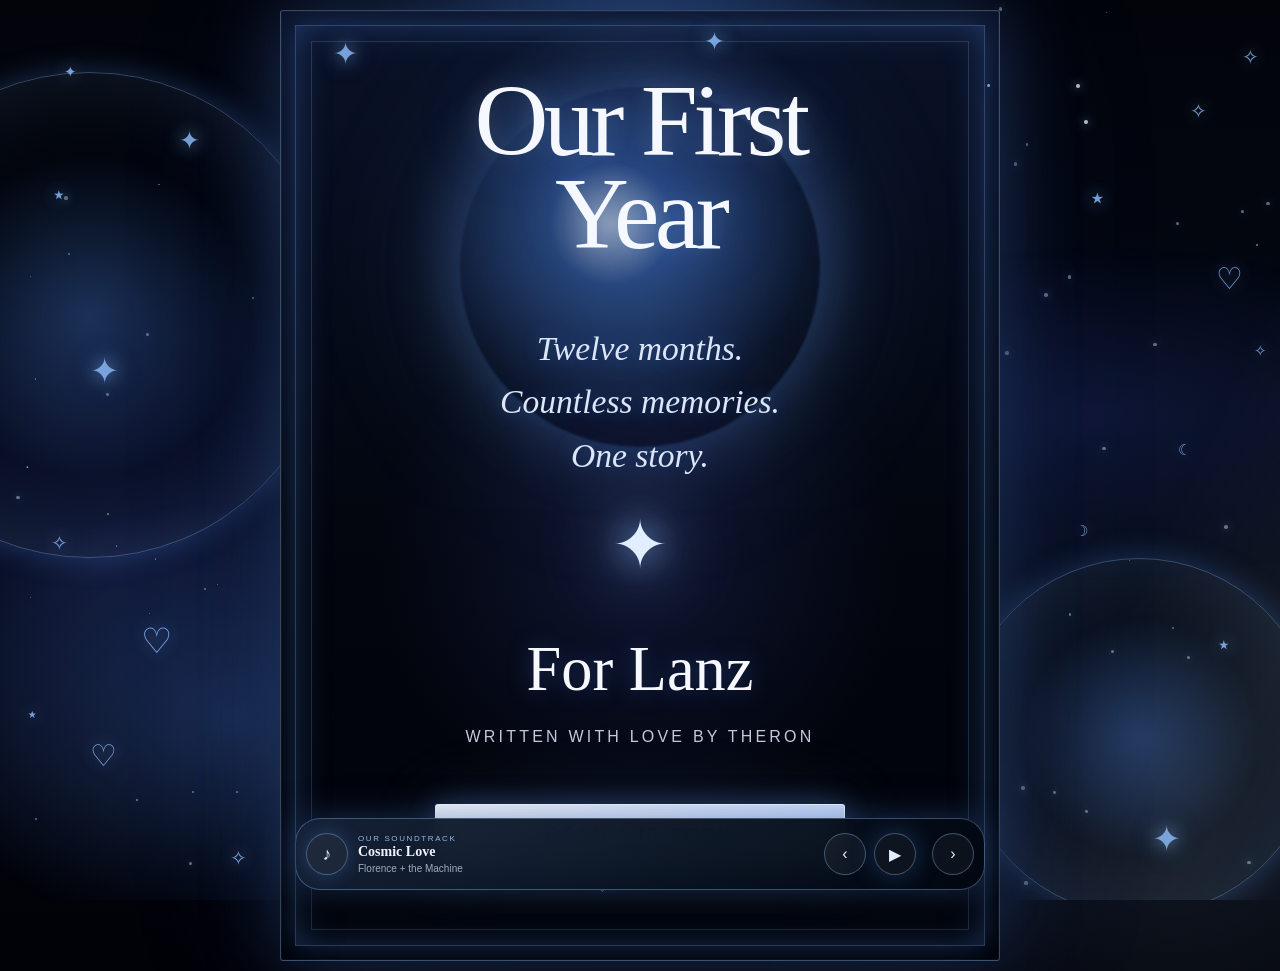
<file: index.html>
<!DOCTYPE html>
<html lang="en">
<head>
  <meta charset="UTF-8">
  <meta name="viewport" content="width=device-width, initial-scale=1">
  <meta name="theme-color" content="#111014">
  <title>Our First Year</title>
  <link rel="stylesheet" href="style.css">
</head>
<body class="cover-page">
  <main class="cover">
    <section class="cover-content" aria-label="Anniversary book cover">
      <h1>Our First<br>Year</h1>

      <p class="tagline">
        Twelve months.<br>
        Countless memories.<br>
        One story.
      </p>

      <div class="sparkle" aria-hidden="true">✦</div>

      <div class="dedication">
        <p class="for">For Lanz</p>
        <p class="byline">Written with love by Theron</p>
      </div>

      <a class="open-button" href="prologue.html">Open the book</a>
    </section>
  </main>
  <script src="script.js"></script>
</body>
</html>
</file>
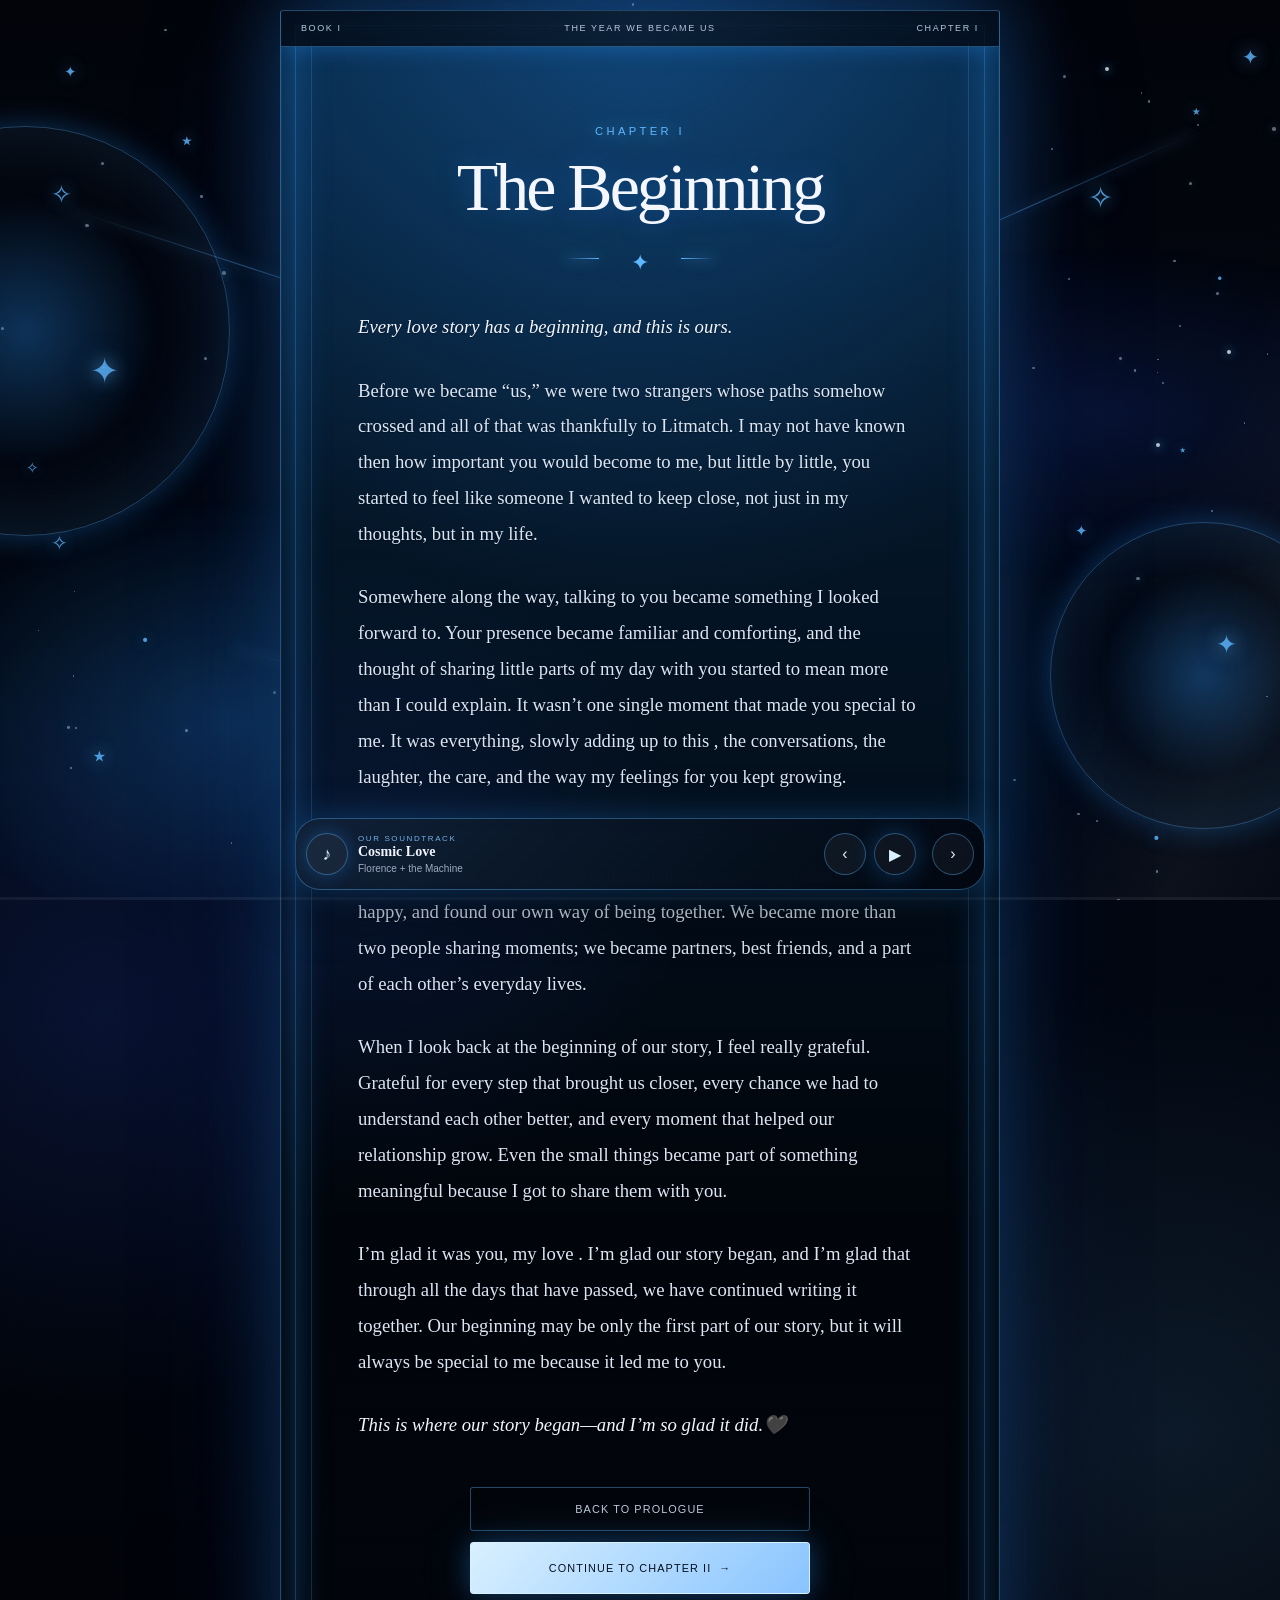
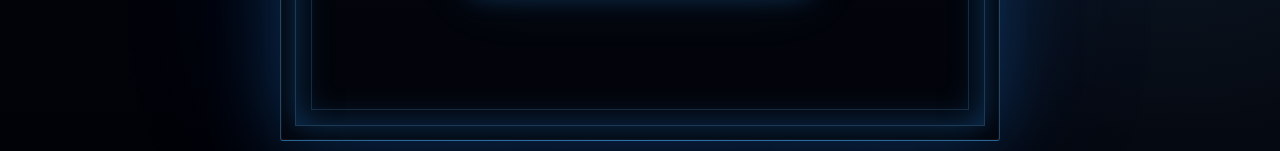
<file: chapter1.html>
<!DOCTYPE html>
<head>
  <meta charset="UTF-8">
  <meta name="viewport" content="width=device-width, initial-scale=1">
  <meta name="theme-color" content="#111014">
  <title>Chapter I — The Beginning</title>
  <link rel="stylesheet" href="style.css">
</head>
<body>
  <main class="prologue-page">
    <article class="prologue-content">
      <p class="page-label">CHAPTER I</p>
      <h1 class="chapter-title">The Beginning</h1>
      <div class="prologue-divider" aria-hidden="true">✦</div>

      <div class="letter">
        <p class="chapter-opening">Every love story has a beginning, and this is ours.</p>

        <p>Before we became “us,” we were two strangers whose paths somehow crossed and all of that was thankfully to Litmatch. I may not have known then how important you would become to me, but little by little, you started to feel like someone I wanted to keep close, not just in my thoughts, but in my life.</p>

        <p>Somewhere along the way, talking to you became something I looked forward to. Your presence became familiar and comforting, and the thought of sharing little parts of my day with you started to mean more than I could explain. It wasn’t one single moment that made you special to me. It was everything, slowly adding up to this , the conversations, the laughter, the care, and the way my feelings for you kept growing.</p>

        <p>That’s one of the things I love about our beginning. It brought us here, to a love that is ours. We learned about each other, discovered what makes us happy, and found our own way of being together. We became more than two people sharing moments; we became partners, best friends, and a part of each other’s everyday lives.</p>

        <p>When I look back at the beginning of our story, I feel really grateful. Grateful for every step that brought us closer, every chance we had to understand each other better, and every moment that helped our relationship grow. Even the small things became part of something meaningful because I got to share them with you.</p>

        <p>I’m glad it was you, my love . I’m glad our story began, and I’m glad that through all the days that have passed, we have continued writing it together. Our beginning may be only the first part of our story, but it will always be special to me because it led me to you.</p>

        <p class="chapter-closing">This is where our story began—and I’m so glad it did.🖤</p>
      </div>

      <nav class="page-navigation" aria-label="Book navigation">
  <a class="nav-button nav-secondary" href="prologue.html">
    Back to Prologue
  </a>
  <a class="nav-button nav-primary" href="chapter2.html">
    Continue to Chapter II <span aria-hidden="true">→</span>
  </a>
      </nav>

  <script src="script.js"></script>
</body>
</html>
</file>
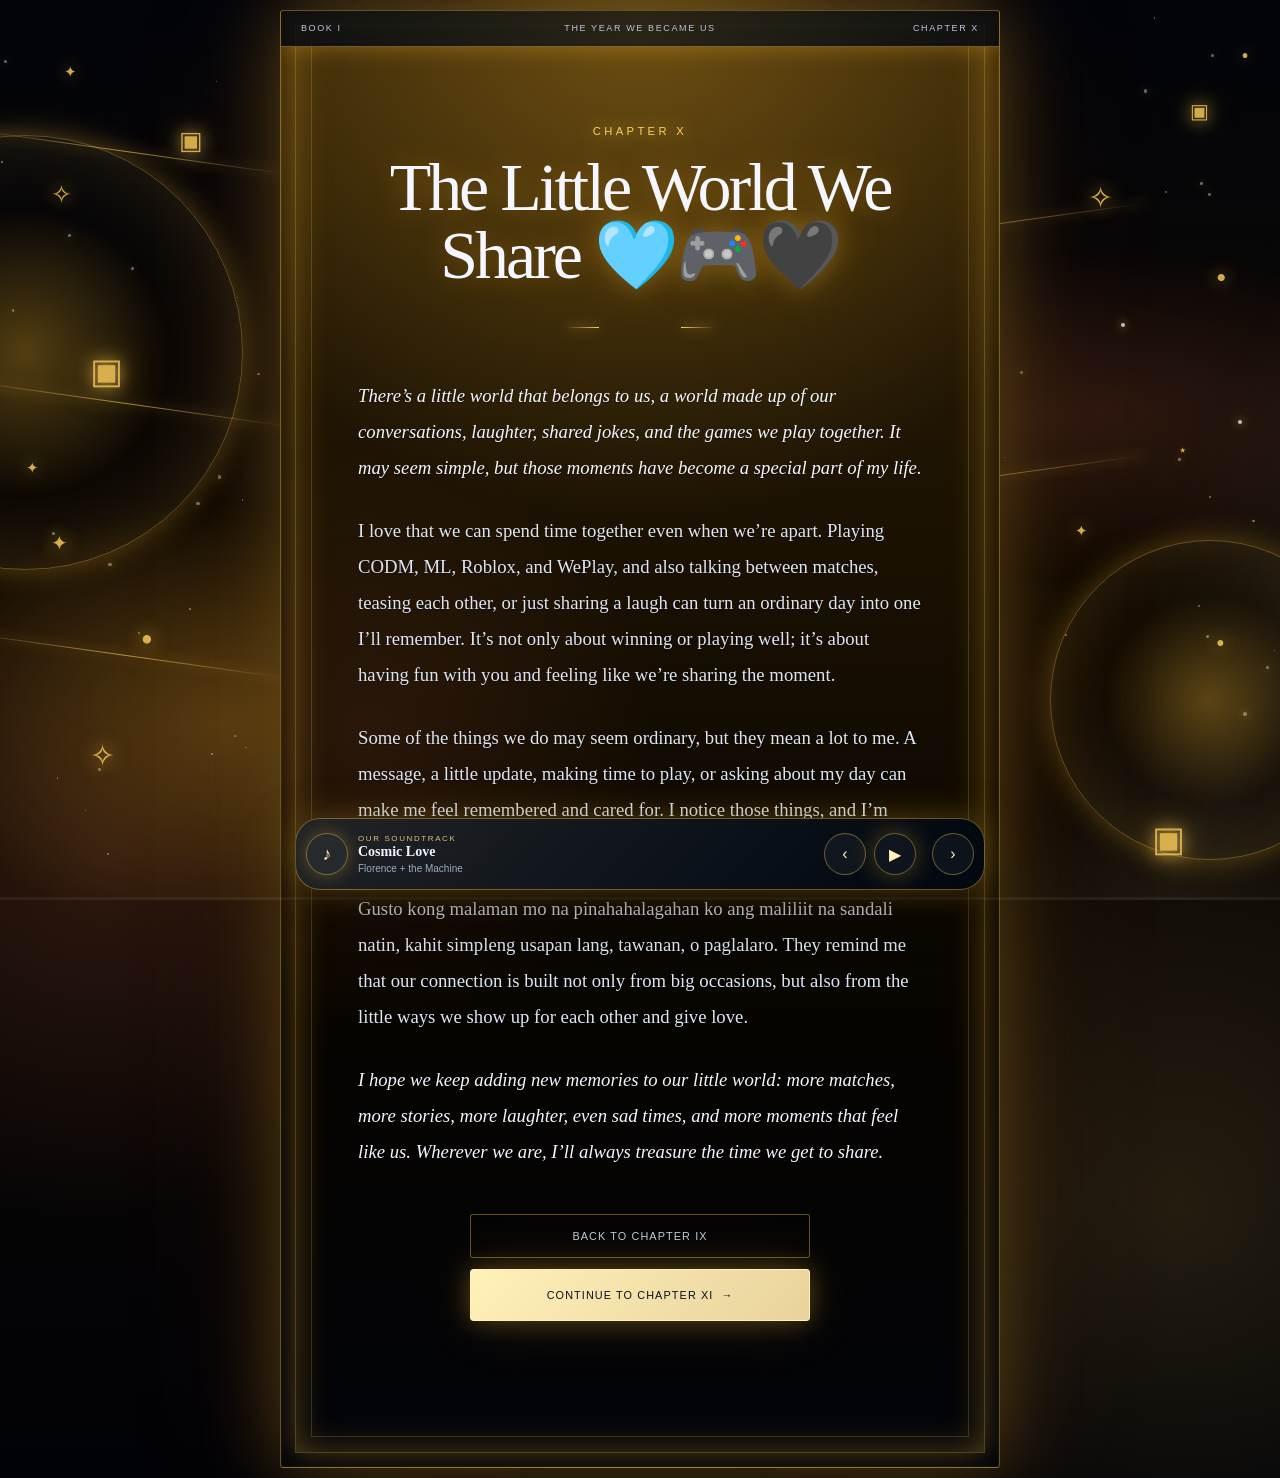
<file: chapter10.html>
<!DOCTYPE html>
<html lang="en">
<head>
  <meta charset="UTF-8">
  <meta name="viewport" content="width=device-width, initial-scale=1">
  <meta name="theme-color" content="#111014">
  <title>Chapter X — The Little World We Share</title>
  <link rel="stylesheet" href="style.css">
</head>

<body>

  <main class="prologue-page">
    <article class="prologue-content">

      <p class="page-label">CHAPTER X</p>

      <h1 class="chapter-title">
        The Little World We Share 🩵🎮🖤
      </h1>

      <div class="prologue-divider" aria-hidden="true"></div>

      <div class="letter">

        <p>
          There’s a little world that belongs to us, a world made up of our
          conversations, laughter, shared jokes, and the games we play
          together. It may seem simple, but those moments have become a special
          part of my life.
        </p>

        <p>
          I love that we can spend time together even when we’re apart. Playing
          CODM, ML, Roblox, and WePlay, and also talking between matches,
          teasing each other, or just sharing a laugh can turn an ordinary day
          into one I’ll remember. It’s not only about winning or playing well;
          it’s about having fun with you and feeling like we’re sharing the
          moment.
        </p>

        <p>
          Some of the things we do may seem ordinary, but they mean a lot to me.
          A message, a little update, making time to play, or asking about my
          day can make me feel remembered and cared for. I notice those things,
          and I’m grateful for them.
        </p>

        <p>
          Gusto kong malaman mo na pinahahalagahan ko ang maliliit na sandali
          natin, kahit simpleng usapan lang, tawanan, o paglalaro. They remind
          me that our connection is built not only from big occasions, but also
          from the little ways we show up for each other and give love.
        </p>

        <p class="chapter-closing">
          I hope we keep adding new memories to our little world: more matches,
          more stories, more laughter, even sad times, and more moments that
          feel like us. Wherever we are, I’ll always treasure the time we get
          to share.
        </p>

      </div>

      <nav class="page-navigation" aria-label="Book navigation">

        <a class="nav-button nav-secondary" href="chapter9.html">
          Back to Chapter IX
        </a>

        <a class="nav-button nav-primary" href="chapter11.html">
          Continue to Chapter XI <span aria-hidden="true">→</span>
        </a>

      </nav>

    </article>
  </main>

  <script src="script.js"></script>
</body>
</html>
</file>
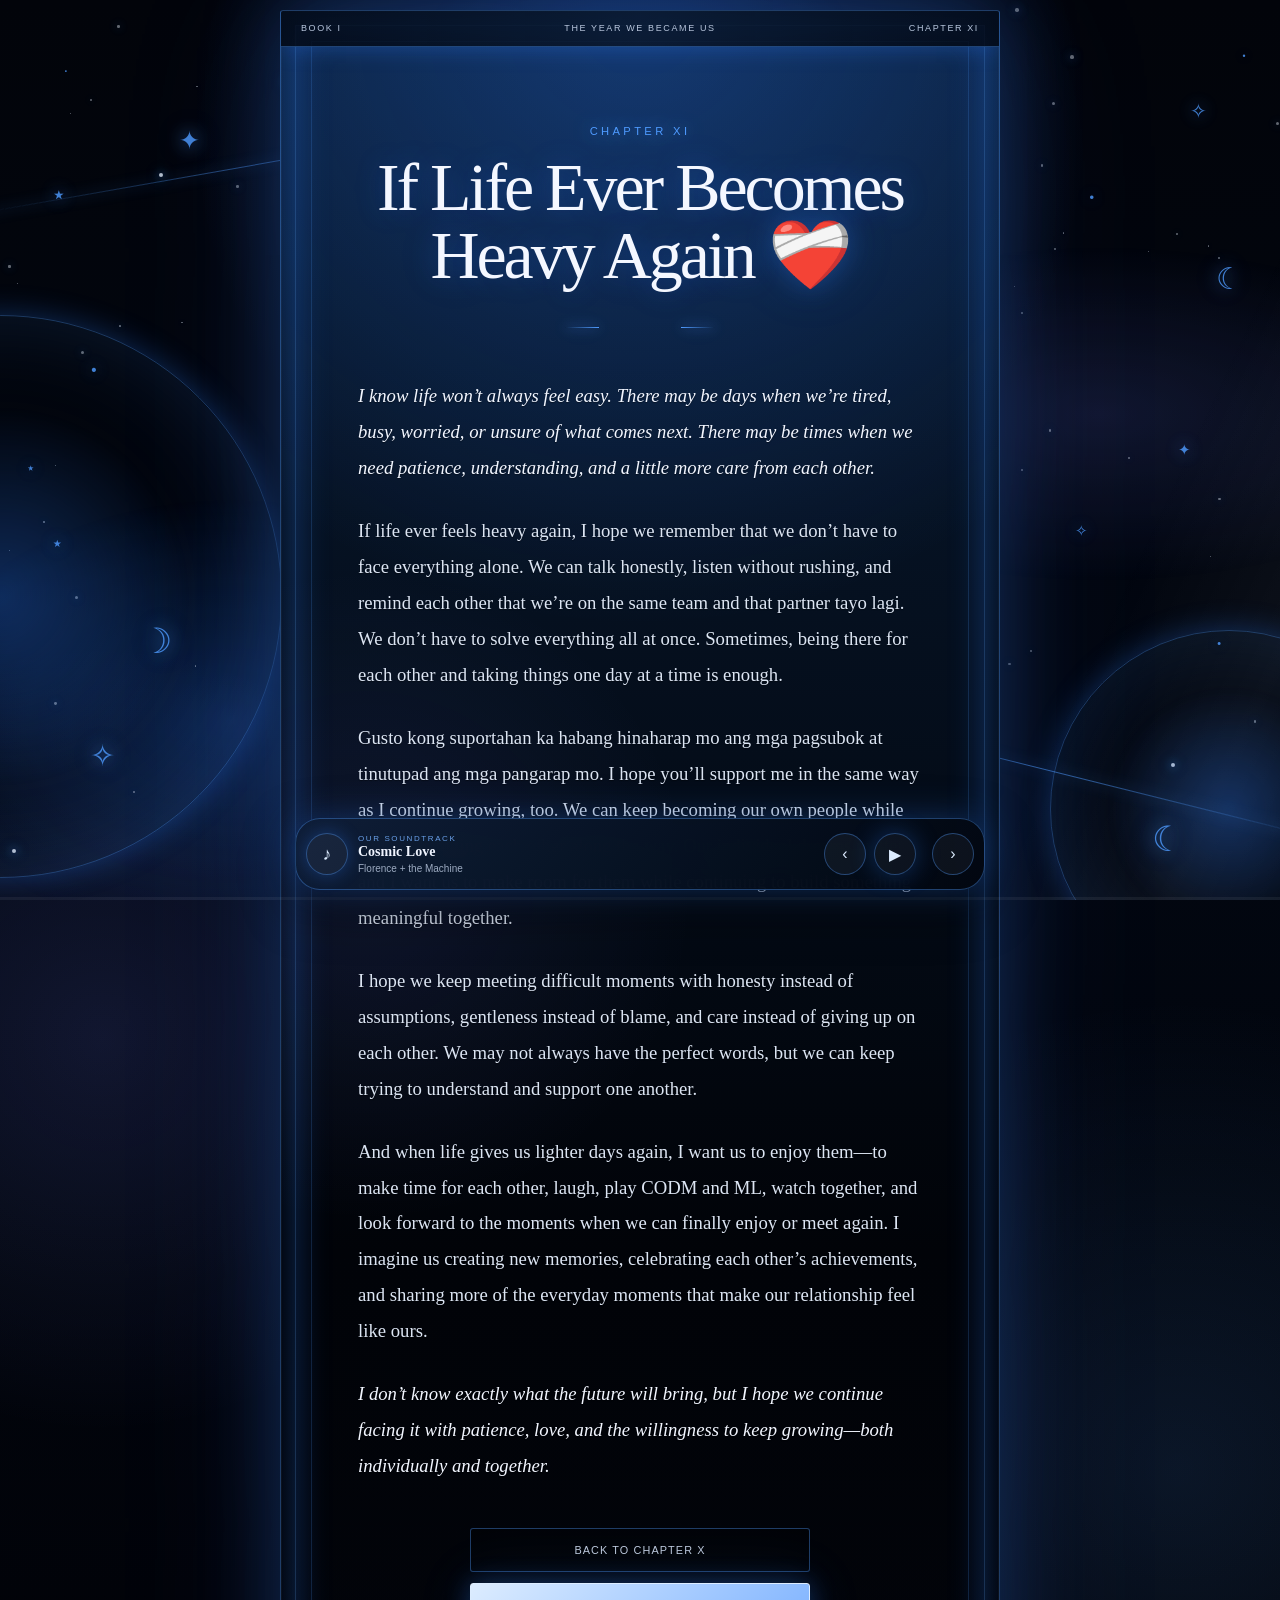
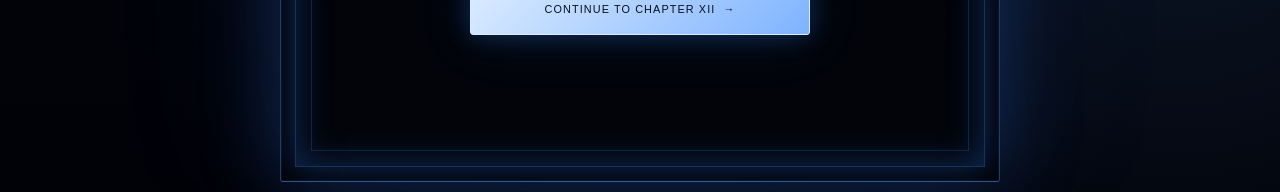
<file: chapter11.html>
<!DOCTYPE html>
<html lang="en">
<head>
  <meta charset="UTF-8">
  <meta name="viewport" content="width=device-width, initial-scale=1">
  <meta name="theme-color" content="#111014">
  <title>Chapter XI — If Life Ever Becomes Heavy Again</title>
  <link rel="stylesheet" href="style.css">
</head>

<body>

  <main class="prologue-page">
    <article class="prologue-content">

      <p class="page-label">CHAPTER XI</p>

      <h1 class="chapter-title">
        If Life Ever Becomes Heavy Again ❤️‍🩹
      </h1>

      <div class="prologue-divider" aria-hidden="true"></div>

      <div class="letter">

        <p>
          I know life won’t always feel easy. There may be days when we’re
          tired, busy, worried, or unsure of what comes next. There may be times
          when we need patience, understanding, and a little more care from each
          other.
        </p>

        <p>
          If life ever feels heavy again, I hope we remember that we don’t have
          to face everything alone. We can talk honestly, listen without
          rushing, and remind each other that we’re on the same team and that
          partner tayo lagi. We don’t have to solve everything all at once.
          Sometimes, being there for each other and taking things one day at a
          time is enough.
        </p>

        <p>
          Gusto kong suportahan ka habang hinaharap mo ang mga pagsubok at
          tinutupad ang mga pangarap mo. I hope you’ll support me in the same
          way as I continue growing, too. We can keep becoming our own people
          while still encouraging each other along the way. Our individual
          dreams matter, and I want us to make room for them while continuing
          to build something meaningful together.
        </p>

        <p>
          I hope we keep meeting difficult moments with honesty instead of
          assumptions, gentleness instead of blame, and care instead of giving
          up on each other. We may not always have the perfect words, but we can
          keep trying to understand and support one another.
        </p>

        <p>
          And when life gives us lighter days again, I want us to enjoy them—to
          make time for each other, laugh, play CODM and ML, watch together, and
          look forward to the moments when we can finally enjoy or meet again.
          I imagine us creating new memories, celebrating each other’s
          achievements, and sharing more of the everyday moments that make our
          relationship feel like ours.
        </p>

        <p class="chapter-closing">
          I don’t know exactly what the future will bring, but I hope we
          continue facing it with patience, love, and the willingness to keep
          growing—both individually and together.
        </p>

      </div>

      <nav class="page-navigation" aria-label="Book navigation">

        <a class="nav-button nav-secondary" href="chapter10.html">
          Back to Chapter X
        </a>

        <a class="nav-button nav-primary" href="chapter12.html">
          Continue to Chapter XII <span aria-hidden="true">→</span>
        </a>

      </nav>

    </article>
  </main>

  <script src="script.js"></script>
</body>
</html>
</file>
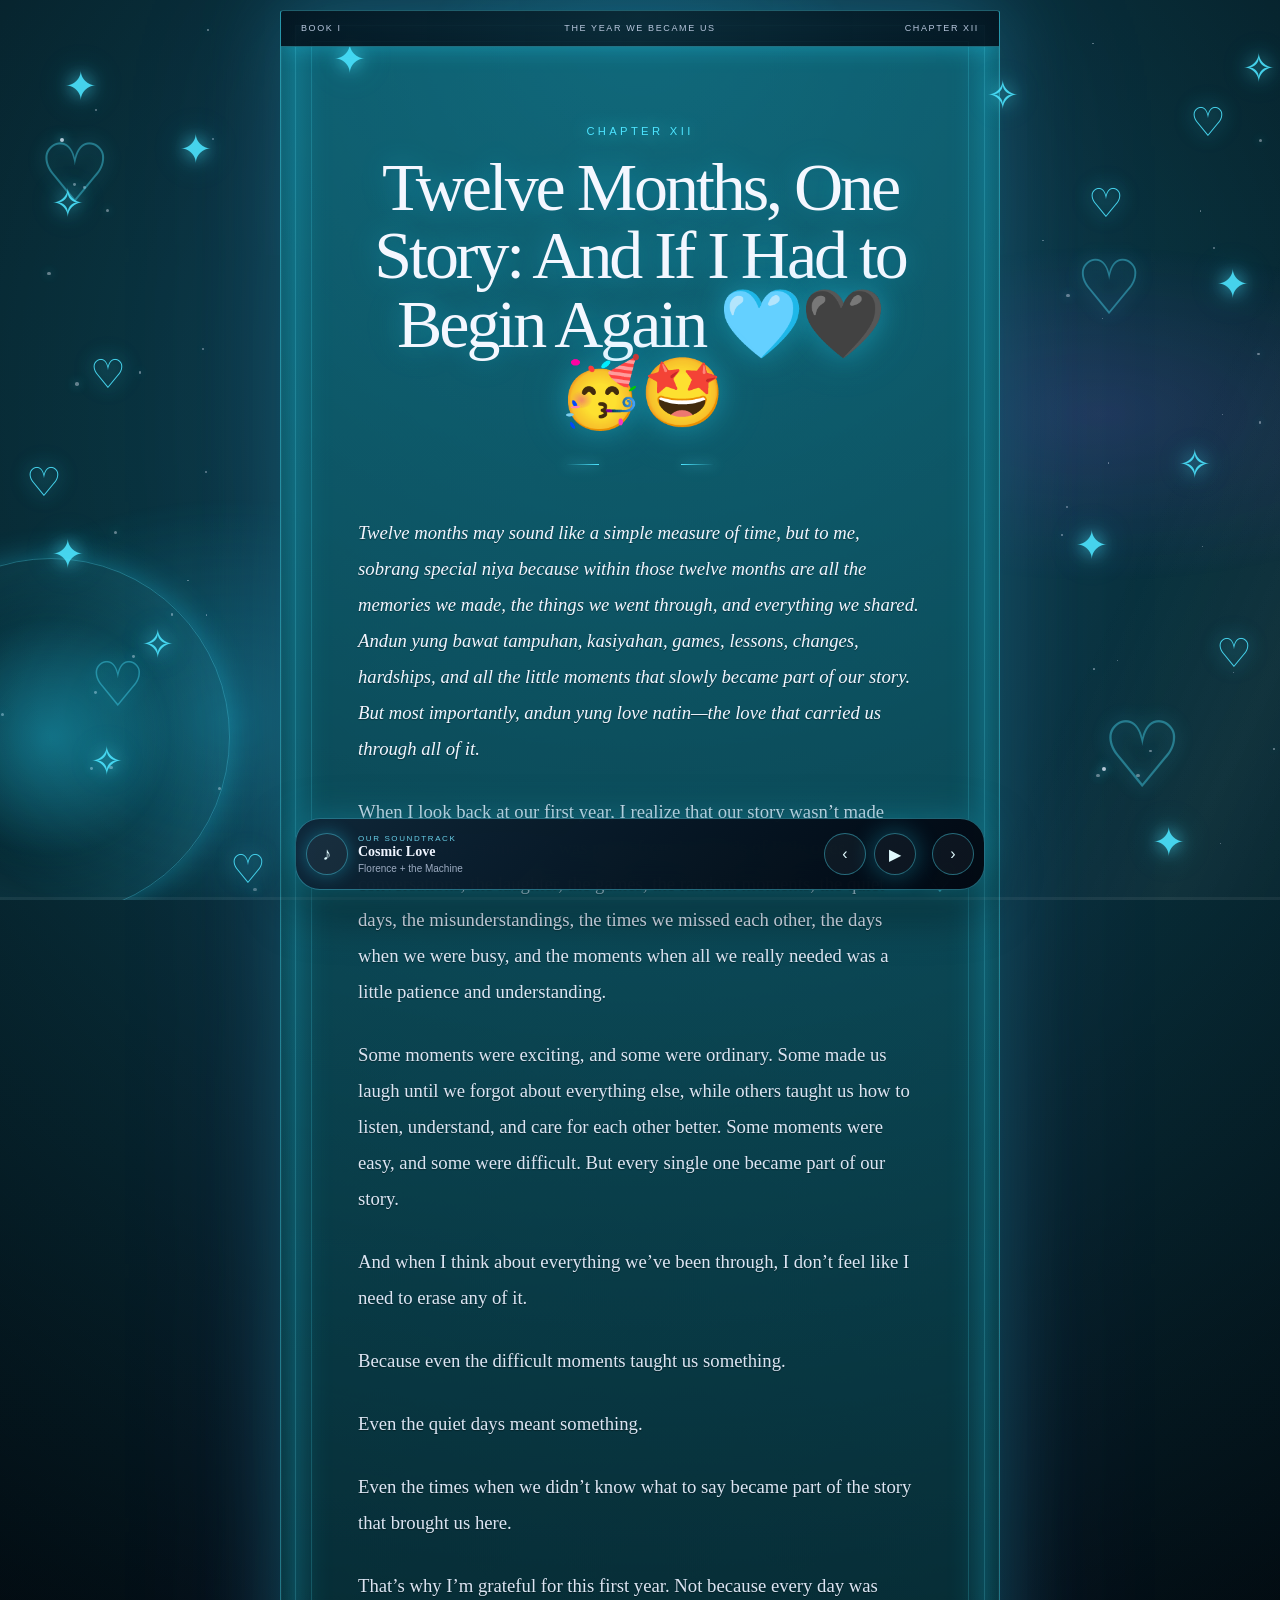
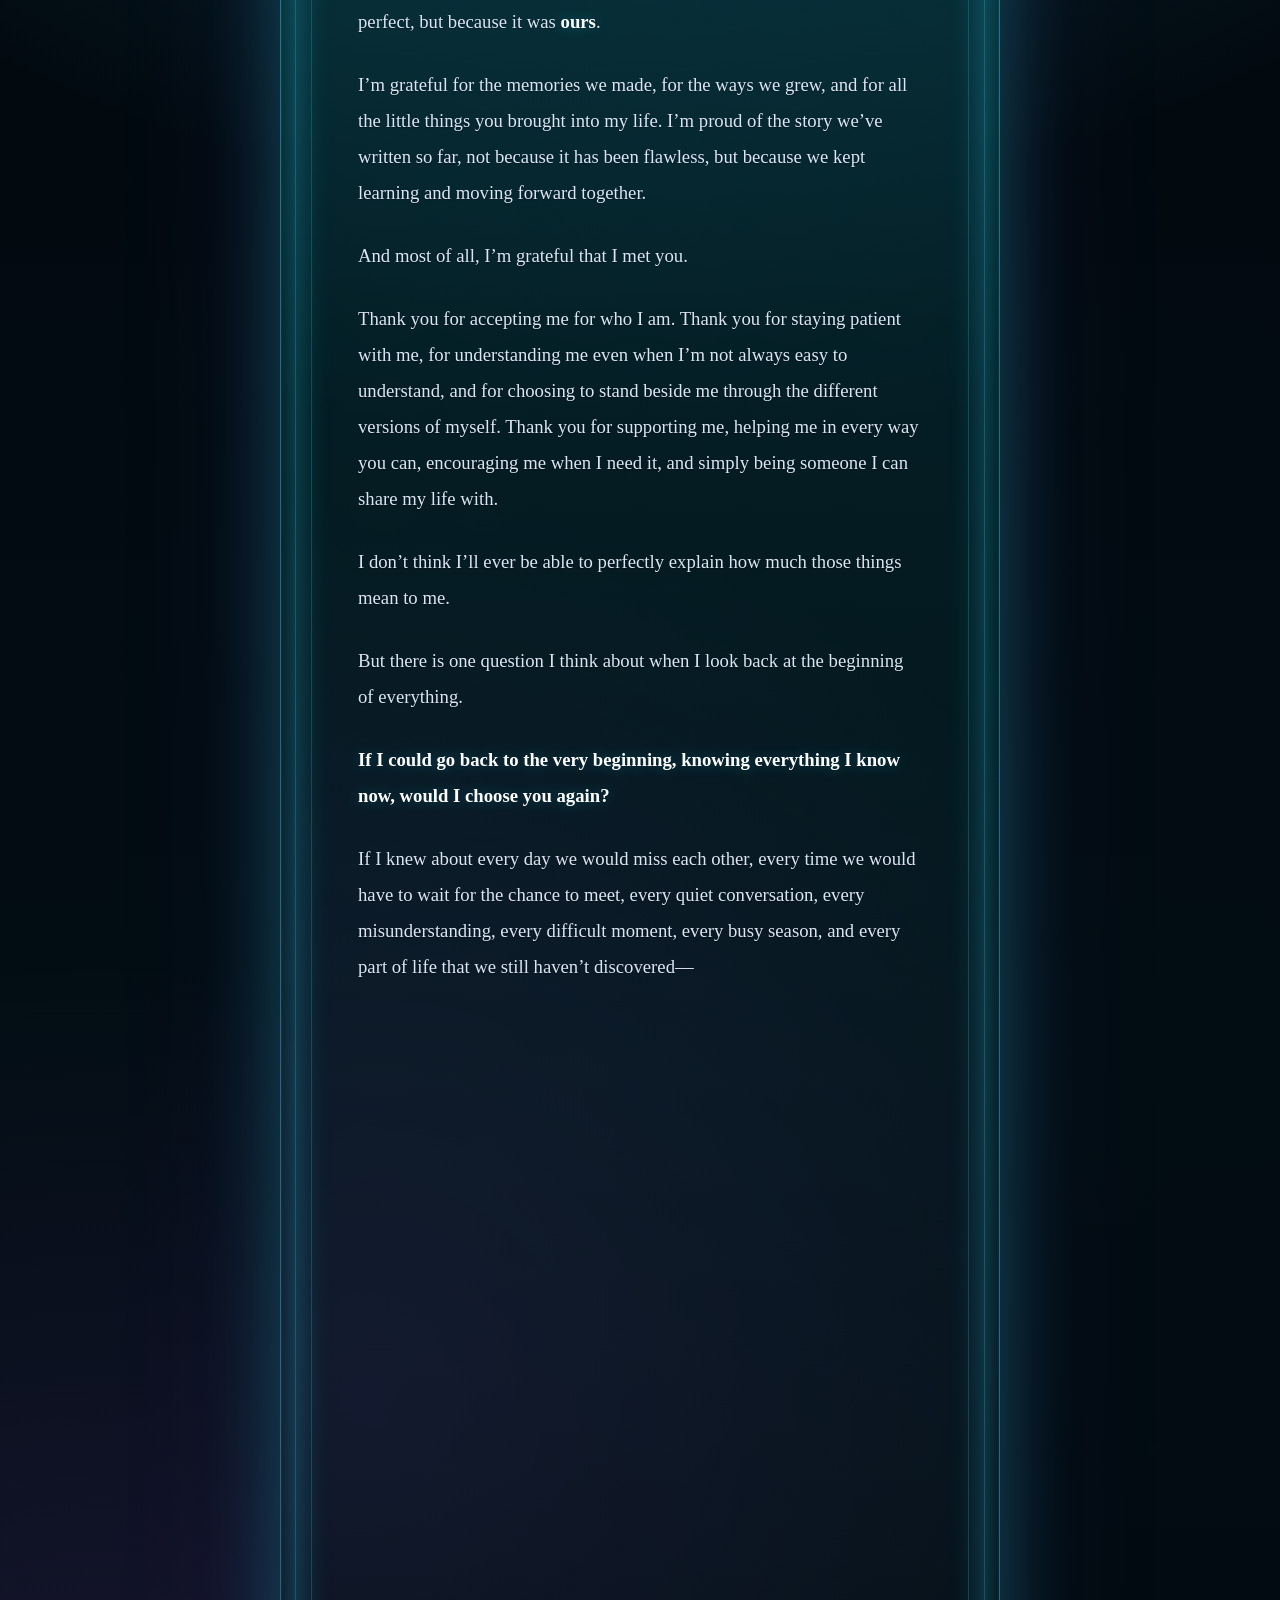
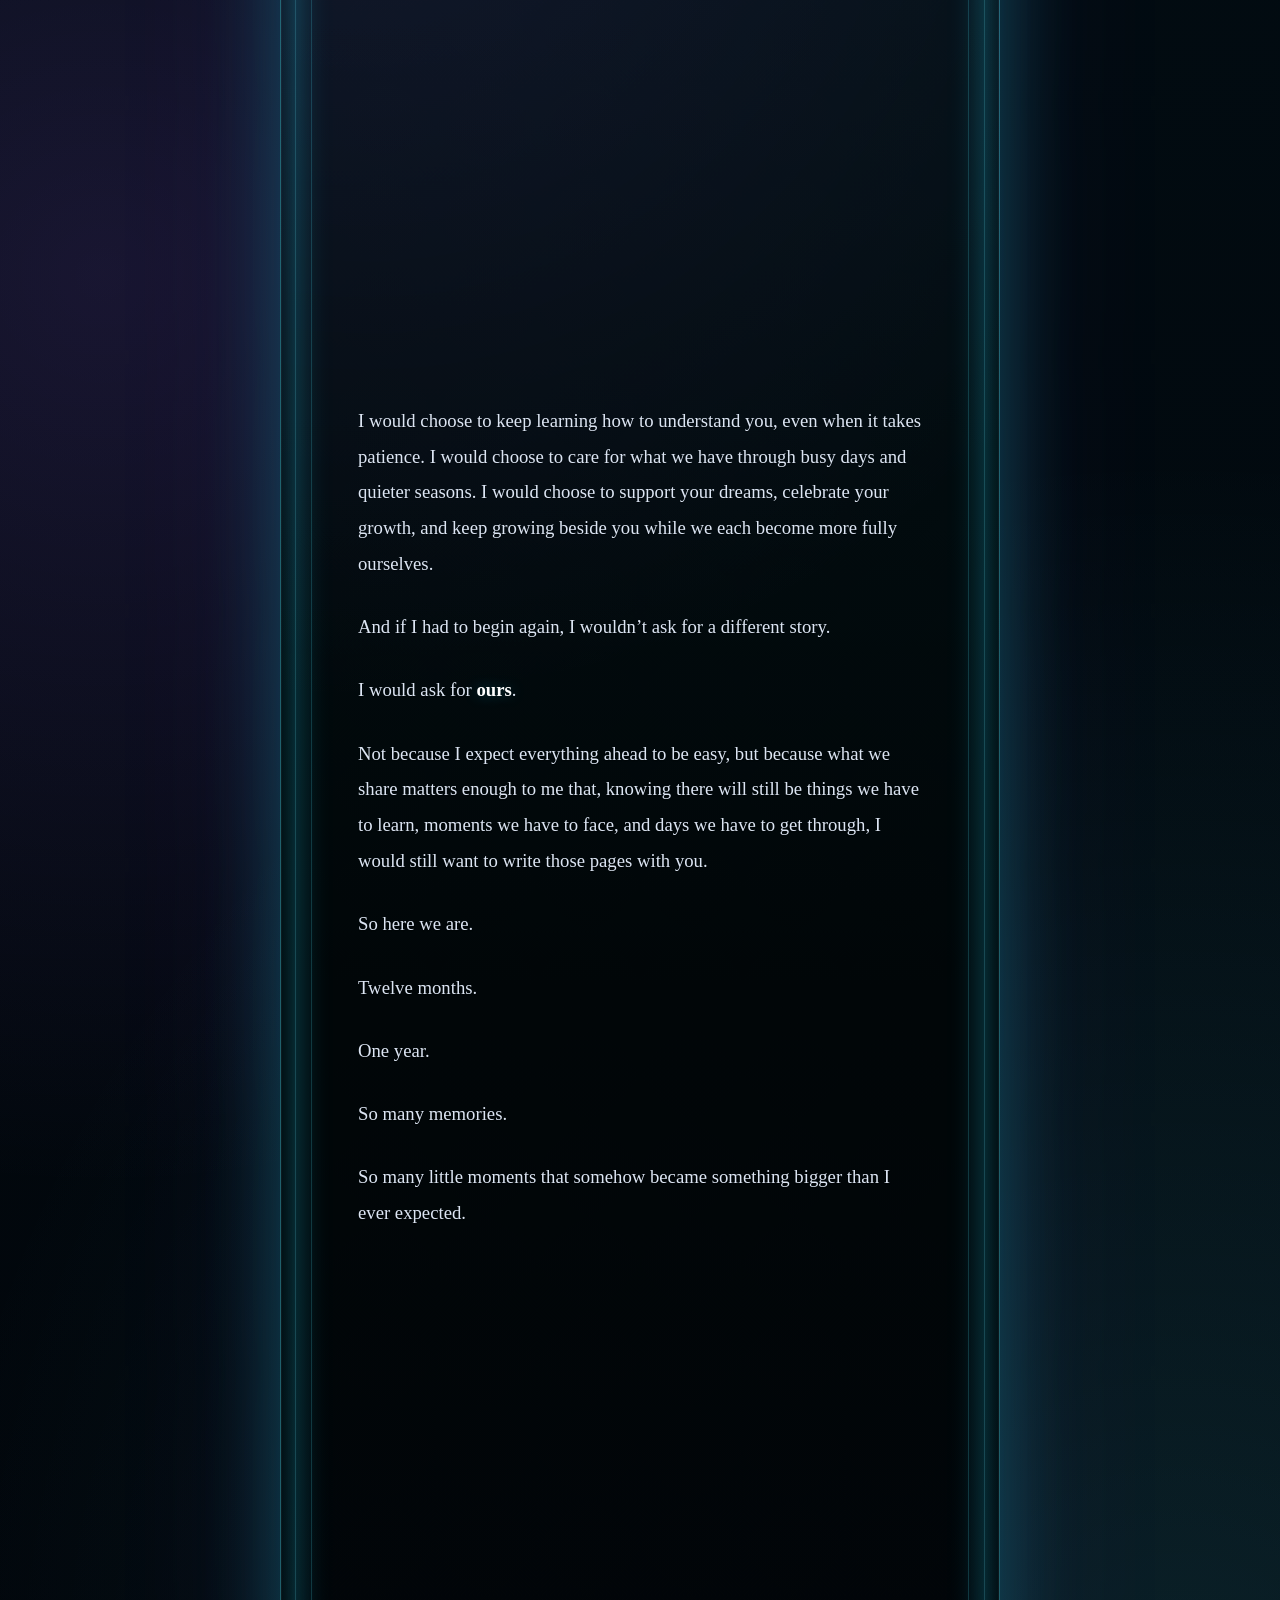
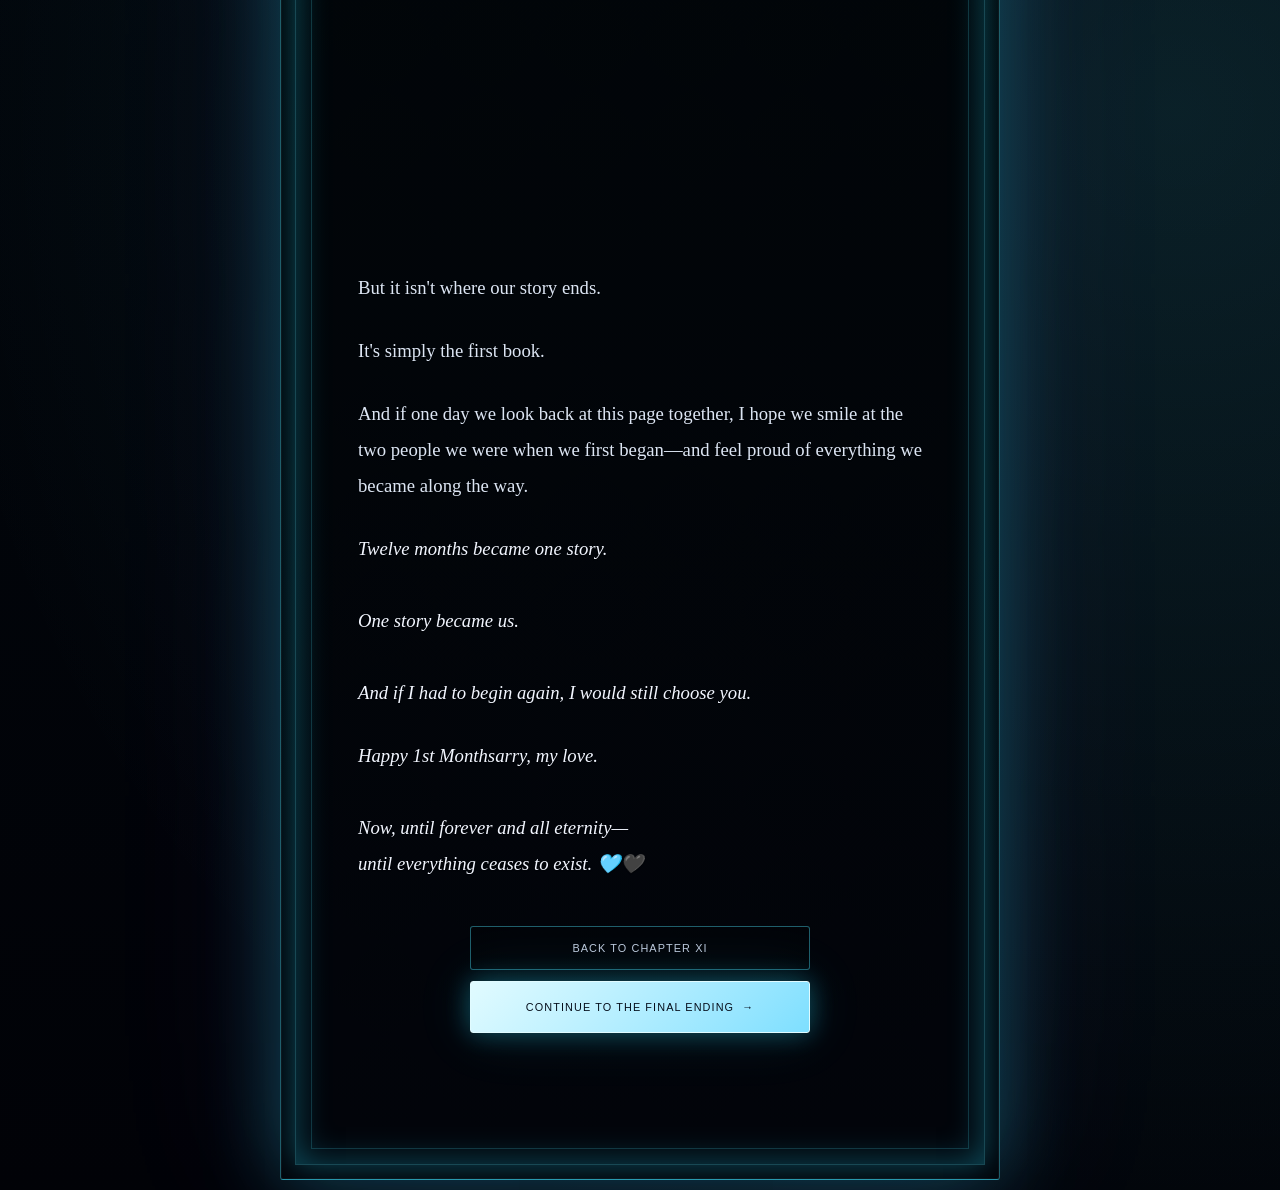
<file: chapter12.html>
<!DOCTYPE html>
<html lang="en">
<head>
  <meta charset="UTF-8">
  <meta name="viewport" content="width=device-width, initial-scale=1">
  <meta name="theme-color" content="#111014">
  <title>Chapter XII — Twelve Months, One Story</title>
  <link rel="stylesheet" href="style.css">
</head>
<body>
  <main class="prologue-page">
    <article class="prologue-content">

      <p class="page-label">CHAPTER XII</p>

      <h1 class="chapter-title">
        Twelve Months, One Story: And If I Had to Begin Again 🩵🖤🥳🤩
      </h1>

      <div class="prologue-divider" aria-hidden="true"></div>

      <div class="letter">

        <p>
          Twelve months may sound like a simple measure of time, but to me, sobrang special niya because within those twelve months are all the memories we made, the things we went through, and everything we shared. Andun yung bawat tampuhan, kasiyahan, games, lessons, changes, hardships, and all the little moments that slowly became part of our story. But most importantly, andun yung love natin—the love that carried us through all of it.
        </p>

        <p>
          When I look back at our first year, I realize that our story wasn’t made from one huge moment. It was made from hundreds of little ones. The conversations, the laughter, the games, the random moments, the quiet days, the misunderstandings, the times we missed each other, the days when we were busy, and the moments when all we really needed was a little patience and understanding.
        </p>

        <p>
          Some moments were exciting, and some were ordinary. Some made us laugh until we forgot about everything else, while others taught us how to listen, understand, and care for each other better. Some moments were easy, and some were difficult. But every single one became part of our story.
        </p>

        <p>
          And when I think about everything we’ve been through, I don’t feel like I need to erase any of it.
        </p>

        <p>
          Because even the difficult moments taught us something.
        </p>

        <p>
          Even the quiet days meant something.
        </p>

        <p>
          Even the times when we didn’t know what to say became part of the story that brought us here.
        </p>

        <p>
          That’s why I’m grateful for this first year. Not because every day was perfect, but because it was <strong>ours</strong>.
        </p>

        <p>
          I’m grateful for the memories we made, for the ways we grew, and for all the little things you brought into my life. I’m proud of the story we’ve written so far, not because it has been flawless, but because we kept learning and moving forward together.
        </p>

        <p>
          And most of all, I’m grateful that I met you.
        </p>

        <p>
          Thank you for accepting me for who I am. Thank you for staying patient with me, for understanding me even when I’m not always easy to understand, and for choosing to stand beside me through the different versions of myself. Thank you for supporting me, helping me in every way you can, encouraging me when I need it, and simply being someone I can share my life with.
        </p>

        <p>
          I don’t think I’ll ever be able to perfectly explain how much those things mean to me.
        </p>

        <p>
          But there is one question I think about when I look back at the beginning of everything.
        </p>

        <p>
          <strong>If I could go back to the very beginning, knowing everything I know now, would I choose you again?</strong>
        </p>

        <p>
          If I knew about every day we would miss each other, every time we would have to wait for the chance to meet, every quiet conversation, every misunderstanding, every difficult moment, every busy season, and every part of life that we still haven’t discovered—
        </p>

        <p>
          <strong>would I still choose you?</strong>
        </p>

        <p>
          My answer is yes.
        </p>

        <p>
          I would choose you again.
        </p>

        <p>
          I would choose to meet you again, to start those first conversations again, to slowly discover the little things that make you who you are, and to let our connection grow in its own time.
        </p>

        <p>
          I would choose the laughter.
        </p>

        <p>
          I would choose the games.
        </p>

        <p>
          I would choose the random conversations.
        </p>

        <p>
          I would choose the ordinary days.
        </p>

        <p>
          I would choose the moments when we missed each other.
        </p>

        <p>
          I would choose the quiet days.
        </p>

        <p>
          I would choose the hard days.
        </p>

        <p>
          I would choose every memory that made me smile and even the moments that taught us something difficult.
        </p>

        <p>
          I would choose all of it again—
        </p>

        <p>
          because all of it became <strong>us</strong>.
        </p>

        <p>
          I would choose to keep learning how to understand you, even when it takes patience. I would choose to care for what we have through busy days and quieter seasons. I would choose to support your dreams, celebrate your growth, and keep growing beside you while we each become more fully ourselves.
        </p>

        <p>
          And if I had to begin again, I wouldn’t ask for a different story.
        </p>

        <p>
          I would ask for <strong>ours</strong>.
        </p>

        <p>
          Not because I expect everything ahead to be easy, but because what we share matters enough to me that, knowing there will still be things we have to learn, moments we have to face, and days we have to get through, I would still want to write those pages with you.
        </p>

        <p>
          So here we are.
        </p>

        <p>
          Twelve months.
        </p>

        <p>
          One year.
        </p>

        <p>
          So many memories.
        </p>

        <p>
          So many little moments that somehow became something bigger than I ever expected.
        </p>

        <p>
          And somehow, after everything, my favorite part is still knowing that I get to call this <strong>our story</strong>.
        </p>

        <p>
          Thank you for sharing this first year with me.
        </p>

        <p>
          Thank you for being you.
        </p>

        <p>
          Thank you for letting me know you.
        </p>

        <p>
          Thank you for every laugh, every game, every conversation, every moment of patience, every little effort, and every memory you gave me.
        </p>

        <p>
          Thank you for choosing me.
        </p>

        <p>
          And thank you for giving me a reason to believe that this story is worth continuing.
        </p>

        <p>
          Our first year is now a chapter we can look back on.
        </p>

        <p>
          But it isn't where our story ends.
        </p>

        <p>
          It's simply the first book.
        </p>

        <p>
          And if one day we look back at this page together, I hope we smile at the two people we were when we first began—and feel proud of everything we became along the way.
        </p>

        <p class="chapter-closing">
          Twelve months became one story.<br><br>
          One story became us.<br><br>
          And if I had to begin again, I would still choose you.
        </p>

        <p class="chapter-closing">
          Happy 1st Monthsarry, my love.<br><br>
          Now, until forever and all eternity—<br>
          until everything ceases to exist. 🩵🖤
        </p>

      </div>

      <nav class="page-navigation" aria-label="Book navigation">

        <a class="nav-button nav-secondary" href="chapter11.html">
          Back to Chapter XI
        </a>

        <a class="nav-button nav-primary" href="ending.html">
          Continue to the Final Ending <span aria-hidden="true">→</span>
        </a>

      </nav>

    </article>
  </main>
  <script src="script.js"></script>
</body>
</html>
</file>
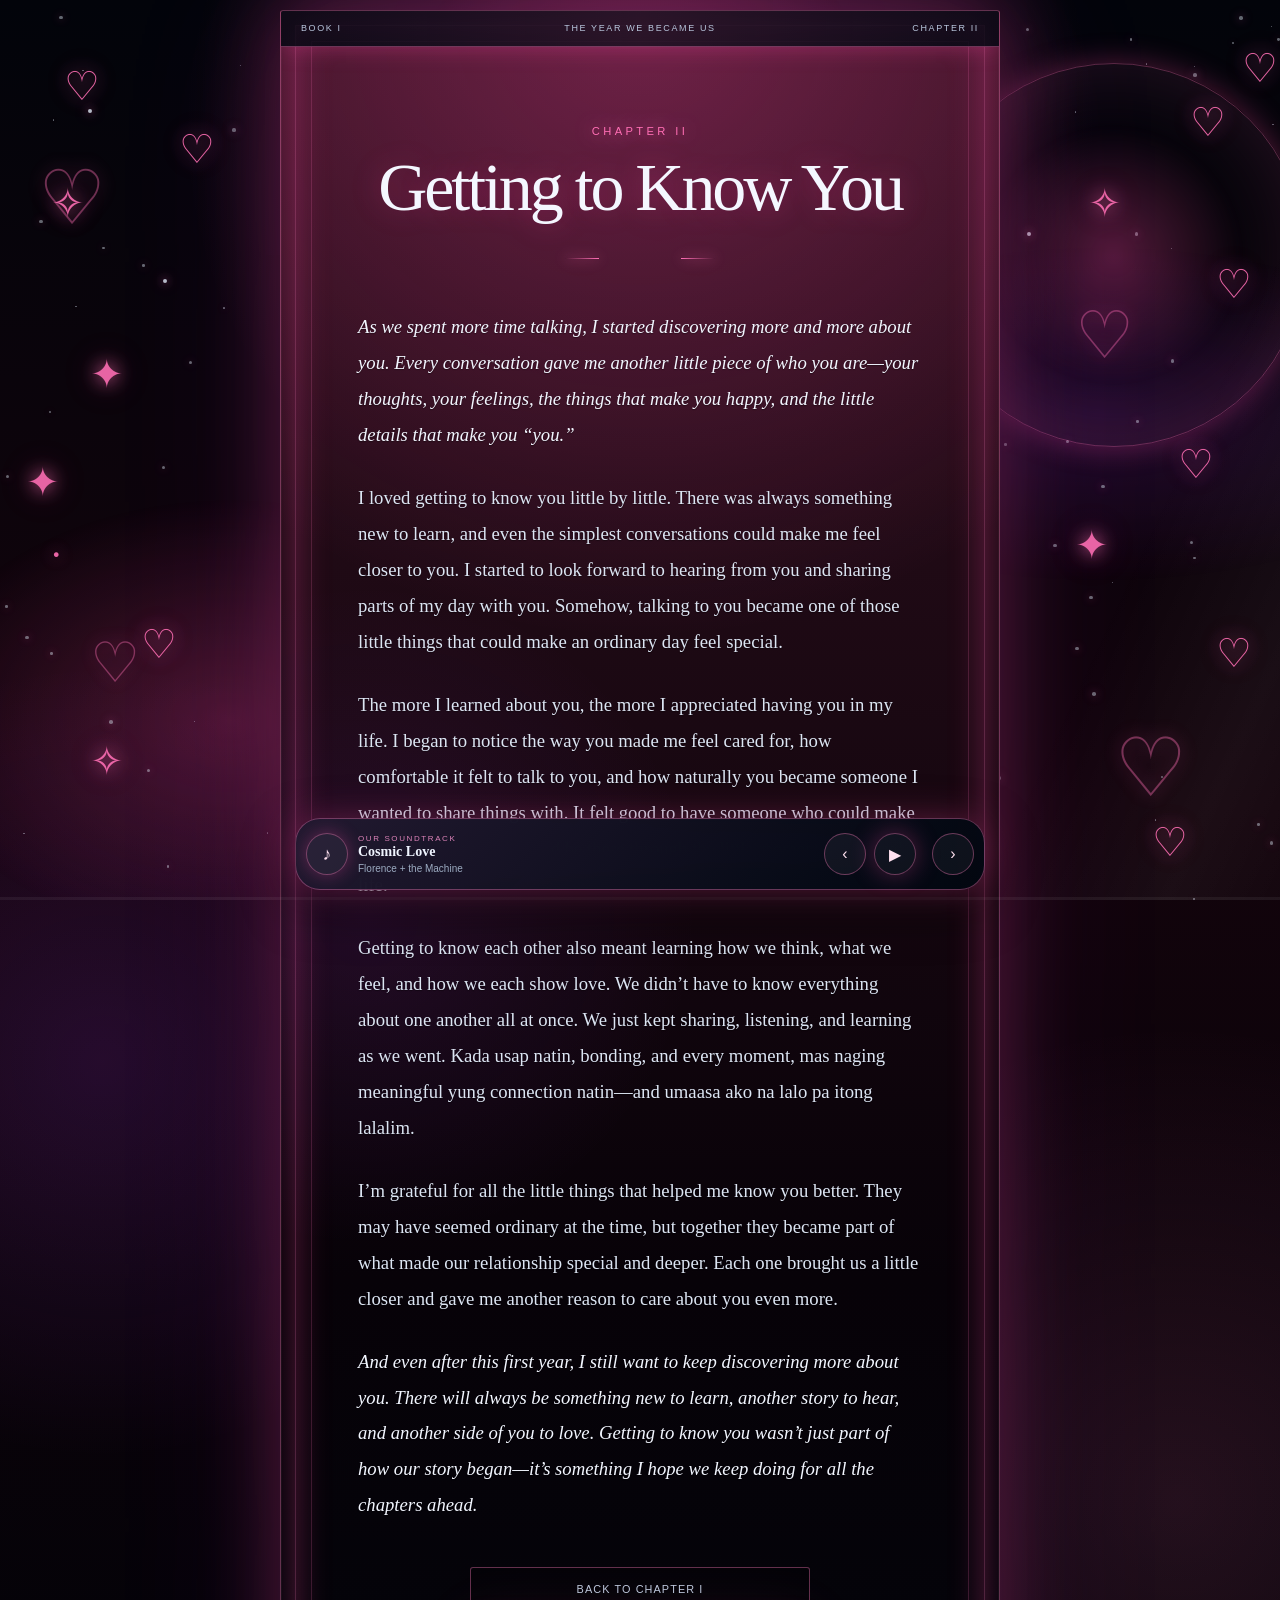
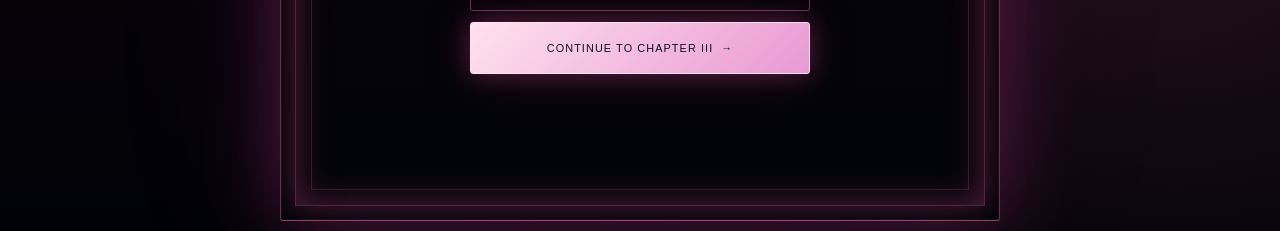
<file: chapter2.html>
<!DOCTYPE html>
<l lang="en">
<head>
  <meta charset="UTF-8">
  <meta name="viewport" content="width=device-width, initial-scale=1">
  <meta name="theme-color" content="#111014">
  <title>Chapter II — Getting to Know You</title>
  <link rel="stylesheet" href="style.css">
</head>
<body>
  <main class="prologue-page">
    <article class="prologue-content">
      <p class="page-label">CHAPTER II</p>
      <h1 class="chapter-title">Getting to Know You</h1>
      <div class="prologue-divider" aria-hidden="true"></div>

      <div class="letter">
        <p>As we spent more time talking, I started discovering more and more about you. Every conversation gave me another little piece of who you are—your thoughts, your feelings, the things that make you happy, and the little details that make you “you.”</p>

        <p>I loved getting to know you little by little. There was always something new to learn, and even the simplest conversations could make me feel closer to you. I started to look forward to hearing from you and sharing parts of my day with you. Somehow, talking to you became one of those little things that could make an ordinary day feel special.</p>

        <p>The more I learned about you, the more I appreciated having you in my life. I began to notice the way you made me feel cared for, how comfortable it felt to talk to you, and how naturally you became someone I wanted to share things with. It felt good to have someone who could make me laugh, listen to me, and be there through the little moments of everyday life.</p>

        <p>Getting to know each other also meant learning how we think, what we feel, and how we each show love. We didn’t have to know everything about one another all at once. We just kept sharing, listening, and learning as we went. Kada usap natin, bonding, and every moment, mas naging meaningful yung connection natin—and umaasa ako na lalo pa itong lalalim.</p>

        <p>I’m grateful for all the little things that helped me know you better. They may have seemed ordinary at the time, but together they became part of what made our relationship special and deeper. Each one brought us a little closer and gave me another reason to care about you even more.</p>

        <p>And even after this first year, I still want to keep discovering more about you. There will always be something new to learn, another story to hear, and another side of you to love. Getting to know you wasn’t just part of how our story began—it’s something I hope we keep doing for all the chapters ahead.</p>
      </div>

      <nav class="page-navigation" aria-label="Book navigation">

  <a class="nav-button nav-secondary" href="chapter1.html">
    Back to Chapter I
  </a>

  <a class="nav-button nav-primary" href="chapter3.html">
    Continue to Chapter III <span aria-hidden="true">→</span>
  </a>

      </nav>

  <script src="script.js"></script>
</body>
</html>
</file>
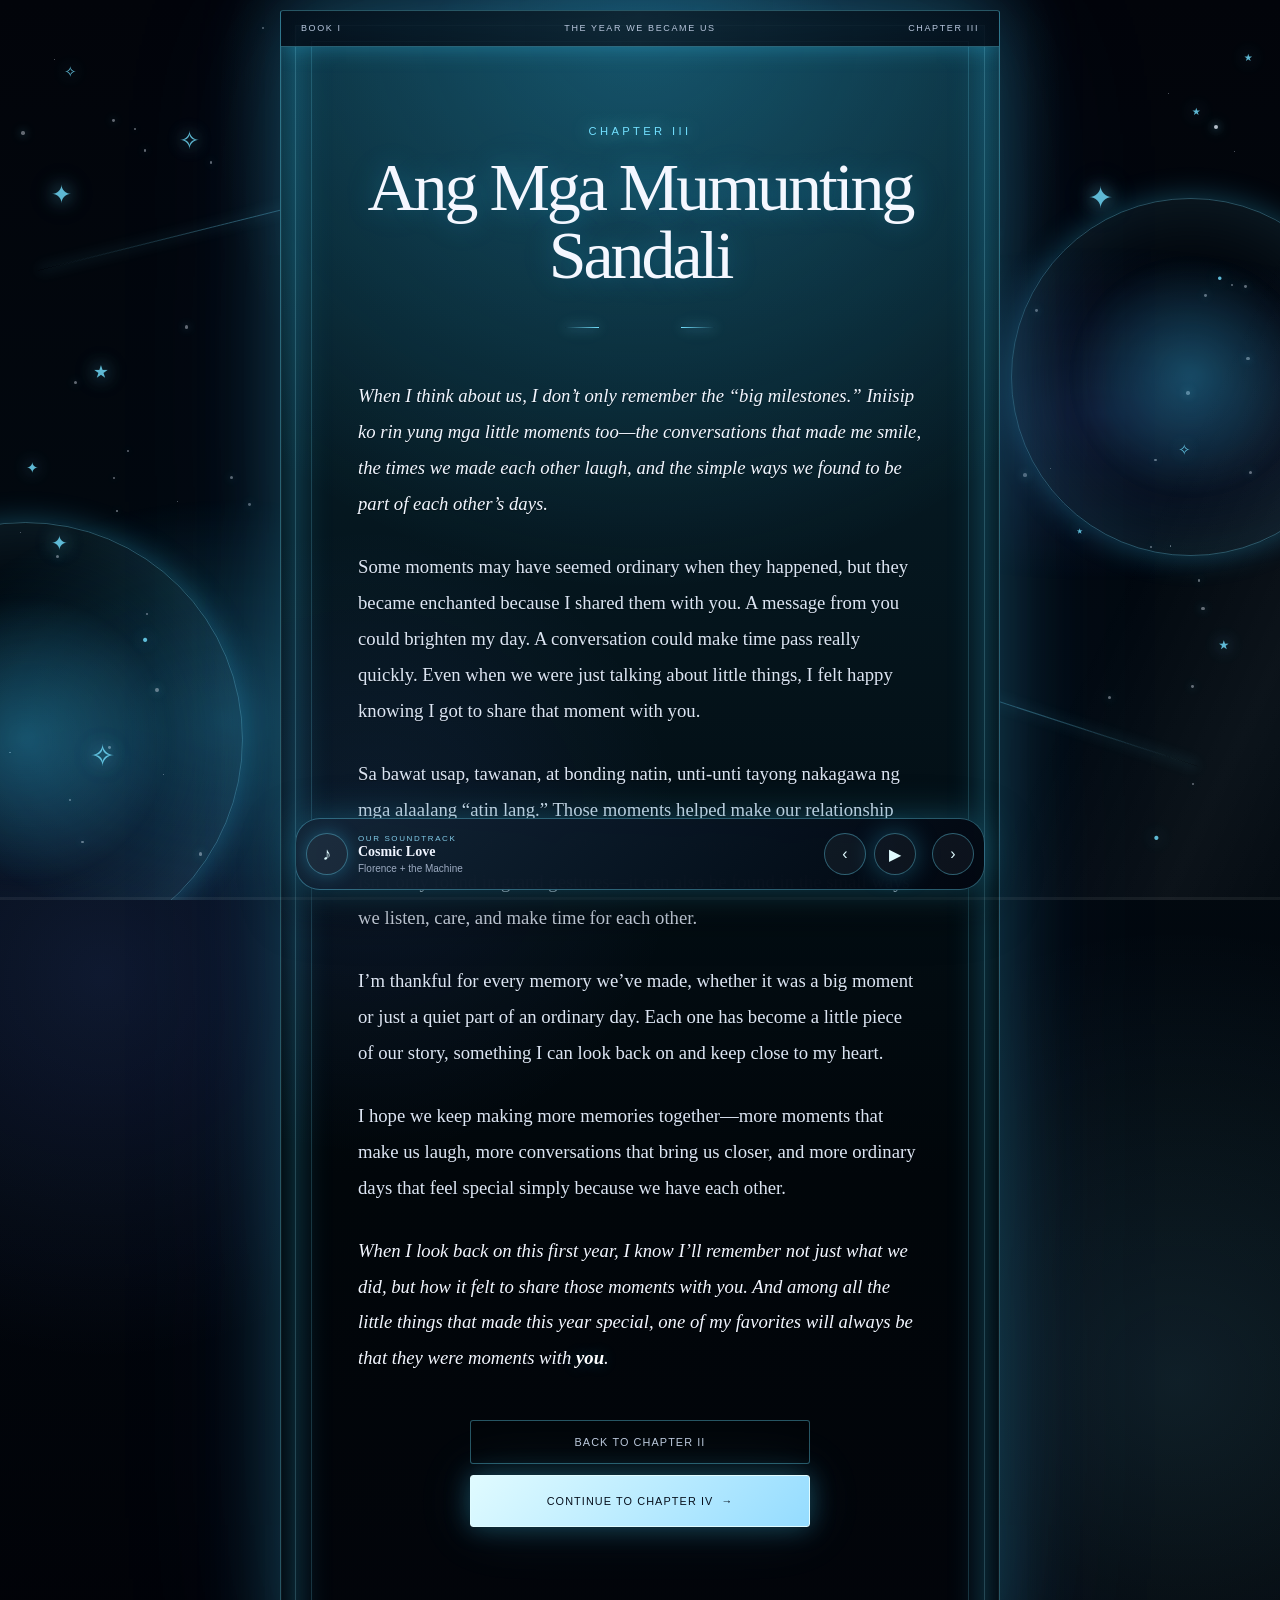
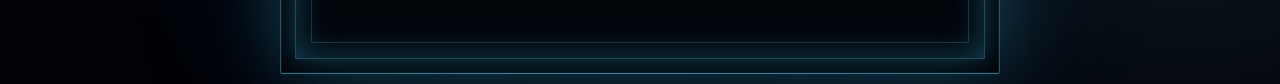
<file: chapter3.html>
<!DOCTYPE html>
<html lang="en">
<head>
  <meta charset="UTF-8">
  <meta name="viewport" content="width=device-width, initial-scale=1">
  <meta name="theme-color" content="#111014">
  <title>Chapter III — Ang Mga Mumunting Sandali</title>
  <link rel="stylesheet" href="style.css">
</head>

<body>

  <main class="prologue-page">
    <article class="prologue-content">

      <p class="page-label">CHAPTER III</p>

      <h1 class="chapter-title">
        Ang Mga Mumunting Sandali
      </h1>

      <div class="prologue-divider" aria-hidden="true"></div>

      <div class="letter">

        <p>
          When I think about us, I don’t only remember the “big milestones.”
          Iniisip ko rin yung mga little moments too—the conversations that made
          me smile, the times we made each other laugh, and the simple ways we
          found to be part of each other’s days.
        </p>

        <p>
          Some moments may have seemed ordinary when they happened, but they
          became enchanted because I shared them with you. A message from you
          could brighten my day. A conversation could make time pass really
          quickly. Even when we were just talking about little things, I felt
          happy knowing I got to share that moment with you.
        </p>

        <p>
          Sa bawat usap, tawanan, at bonding natin, unti-unti tayong nakagawa
          ng mga alaalang “atin lang.” Those moments helped make our relationship
          feel more real and more <em>us</em>. Sila yung mga nagpapaalala sa akin
          na love isn’t only found in grand gestures—it can also be found in the
          small ways we listen, care, and make time for each other.
        </p>

        <p>
          I’m thankful for every memory we’ve made, whether it was a big moment
          or just a quiet part of an ordinary day. Each one has become a little
          piece of our story, something I can look back on and keep close to my
          heart.
        </p>

        <p>
          I hope we keep making more memories together—more moments that make
          us laugh, more conversations that bring us closer, and more ordinary
          days that feel special simply because we have each other.
        </p>

        <p class="chapter-closing">
          When I look back on this first year, I know I’ll remember not just
          what we did, but how it felt to share those moments with you. And
          among all the little things that made this year special, one of my
          favorites will always be that they were moments with <strong>you</strong>.
        </p>

      </div>

      <nav class="page-navigation" aria-label="Book navigation">

        <a class="nav-button nav-secondary" href="chapter2.html">
          Back to Chapter II
        </a>

        <a class="nav-button nav-primary" href="chapter4.html">
          Continue to Chapter IV <span aria-hidden="true">→</span>
        </a>

      </nav>

    </article>
  </main>

  <script src="script.js"></script>
</body>
</html>
</file>
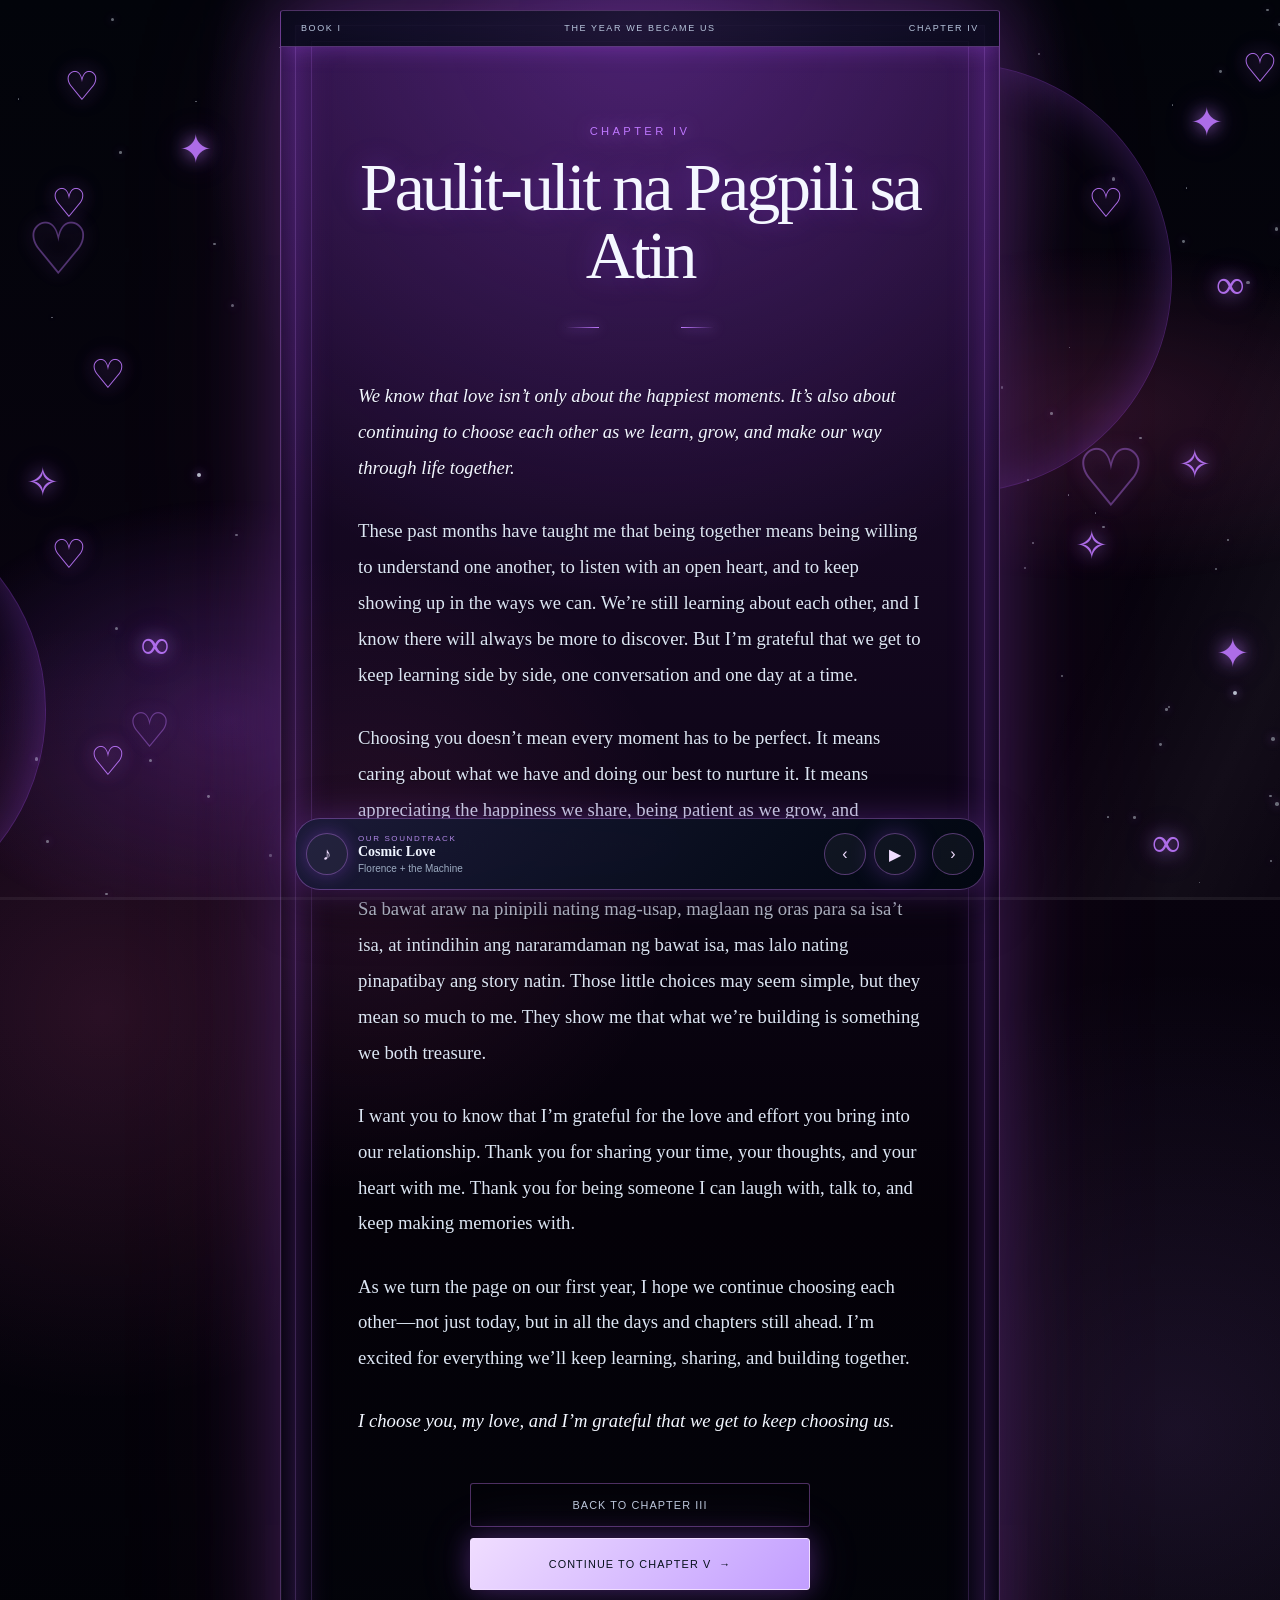
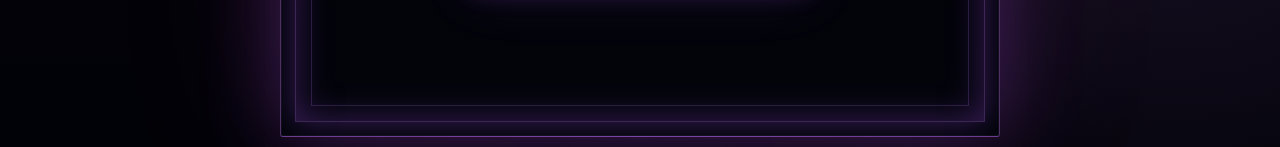
<file: chapter4.html>
<!DOCTYPE html>
<html lang="en">
<head>
  <meta charset="UTF-8">
  <meta name="viewport" content="width=device-width, initial-scale=1">
  <meta name="theme-color" content="#111014">
  <title>Chapter IV — Paulit-ulit na Pagpili sa Atin</title>
  <link rel="stylesheet" href="style.css">
</head>

<body>

  <main class="prologue-page">
    <article class="prologue-content">

      <p class="page-label">CHAPTER IV</p>

      <h1 class="chapter-title">
        Paulit-ulit na Pagpili sa Atin
      </h1>

      <div class="prologue-divider" aria-hidden="true"></div>

      <div class="letter">

        <p>
          We know that love isn’t only about the happiest moments. It’s also
          about continuing to choose each other as we learn, grow, and make our
          way through life together.
        </p>

        <p>
          These past months have taught me that being together means being
          willing to understand one another, to listen with an open heart, and
          to keep showing up in the ways we can. We’re still learning about each
          other, and I know there will always be more to discover. But I’m
          grateful that we get to keep learning side by side, one conversation
          and one day at a time.
        </p>

        <p>
          Choosing you doesn’t mean every moment has to be perfect. It means
          caring about what we have and doing our best to nurture it. It means
          appreciating the happiness we share, being patient as we grow, and
          remembering that we’re on the same team.
        </p>

        <p>
          Sa bawat araw na pinipili nating mag-usap, maglaan ng oras para sa
          isa’t isa, at intindihin ang nararamdaman ng bawat isa, mas lalo
          nating pinapatibay ang story natin. Those little choices may seem
          simple, but they mean so much to me. They show me that what we’re
          building is something we both treasure.
        </p>

        <p>
          I want you to know that I’m grateful for the love and effort you
          bring into our relationship. Thank you for sharing your time, your
          thoughts, and your heart with me. Thank you for being someone I can
          laugh with, talk to, and keep making memories with.
        </p>

        <p>
          As we turn the page on our first year, I hope we continue choosing
          each other—not just today, but in all the days and chapters still
          ahead. I’m excited for everything we’ll keep learning, sharing, and
          building together.
        </p>

        <p class="chapter-closing">
          I choose you, my love, and I’m grateful that we get to keep choosing
          us.
        </p>

      </div>

      <nav class="page-navigation" aria-label="Book navigation">

        <a class="nav-button nav-secondary" href="chapter3.html">
          Back to Chapter III
        </a>

        <a class="nav-button nav-primary" href="chapter5.html">
          Continue to Chapter V <span aria-hidden="true">→</span>
        </a>

      </nav>

    </article>
  </main>

  <script src="script.js"></script>
</body>
</html>
</file>
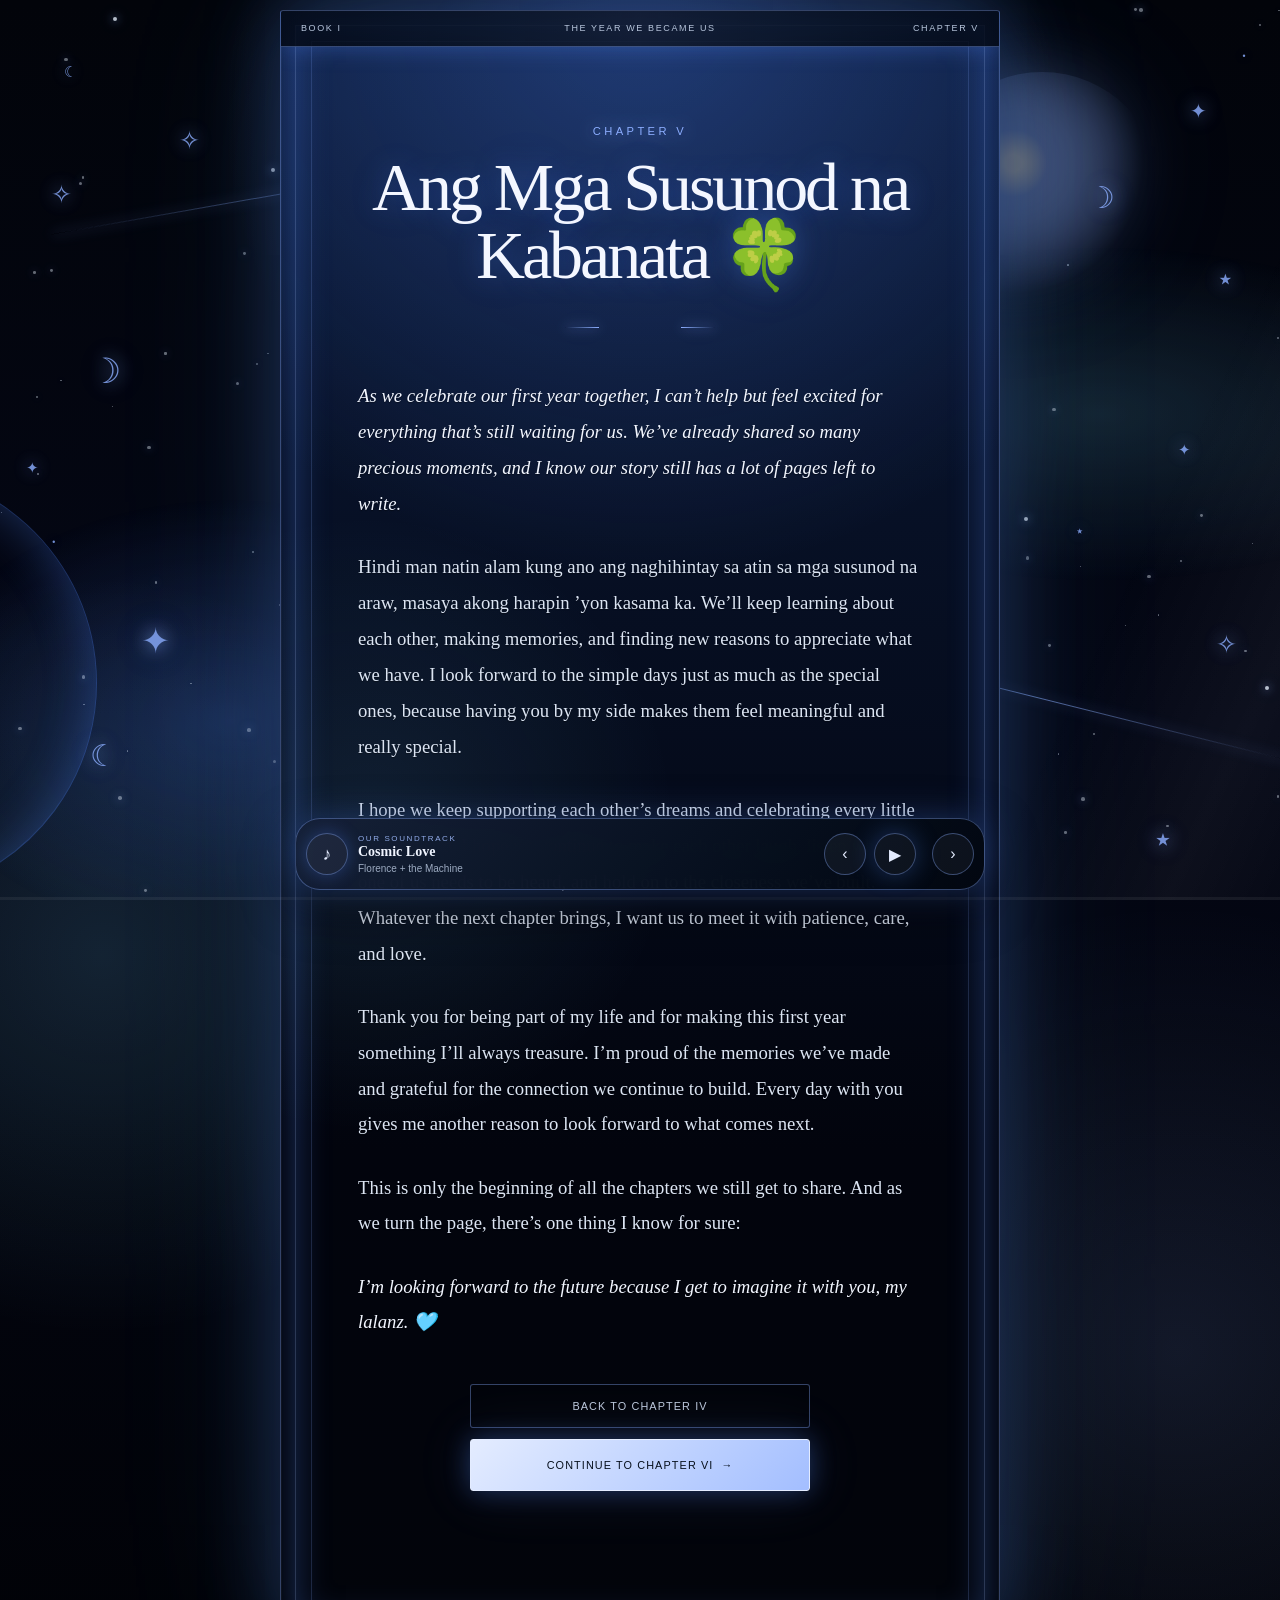
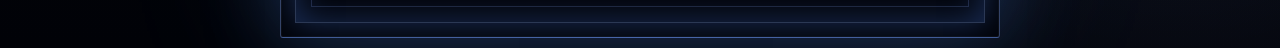
<file: chapter5.html>
<!DOCTYPE html>
<html lang="en">
<head>
  <meta charset="UTF-8">
  <meta name="viewport" content="width=device-width, initial-scale=1">
  <meta name="theme-color" content="#111014">
  <title>Chapter V — Ang Mga Susunod na Kabanata</title>
  <link rel="stylesheet" href="style.css">
</head>

<body>

  <main class="prologue-page">
    <article class="prologue-content">

      <p class="page-label">CHAPTER V</p>

      <h1 class="chapter-title">
        Ang Mga Susunod na Kabanata 🍀
      </h1>

      <div class="prologue-divider" aria-hidden="true"></div>

      <div class="letter">

        <p>
          As we celebrate our first year together, I can’t help but feel
          excited for everything that’s still waiting for us. We’ve already
          shared so many precious moments, and I know our story still has a lot
          of pages left to write.
        </p>

        <p>
          Hindi man natin alam kung ano ang naghihintay sa atin sa mga susunod
          na araw, masaya akong harapin ’yon kasama ka. We’ll keep learning
          about each other, making memories, and finding new reasons to
          appreciate what we have. I look forward to the simple days just as
          much as the special ones, because having you by my side makes them
          feel meaningful and really special.
        </p>

        <p>
          I hope we keep supporting each other’s dreams and celebrating every
          little step forward. I hope we continue to make each other laugh,
          listen when one of us needs to be heard, and hold on to the closeness
          we’ve built. Whatever the next chapter brings, I want us to meet it
          with patience, care, and love.
        </p>

        <p>
          Thank you for being part of my life and for making this first year
          something I’ll always treasure. I’m proud of the memories we’ve made
          and grateful for the connection we continue to build. Every day with
          you gives me another reason to look forward to what comes next.
        </p>

        <p>
          This is only the beginning of all the chapters we still get to share.
          And as we turn the page, there’s one thing I know for sure:
        </p>

        <p class="chapter-closing">
          I’m looking forward to the future because I get to imagine it with
          you, my lalanz. 🩵
        </p>

      </div>

      <nav class="page-navigation" aria-label="Book navigation">

        <a class="nav-button nav-secondary" href="chapter4.html">
          Back to Chapter IV
        </a>

        <a class="nav-button nav-primary" href="chapter6.html">
          Continue to Chapter VI <span aria-hidden="true">→</span>
        </a>

      </nav>

    </article>
  </main>

  <script src="script.js"></script>
</body>
</html>
</file>
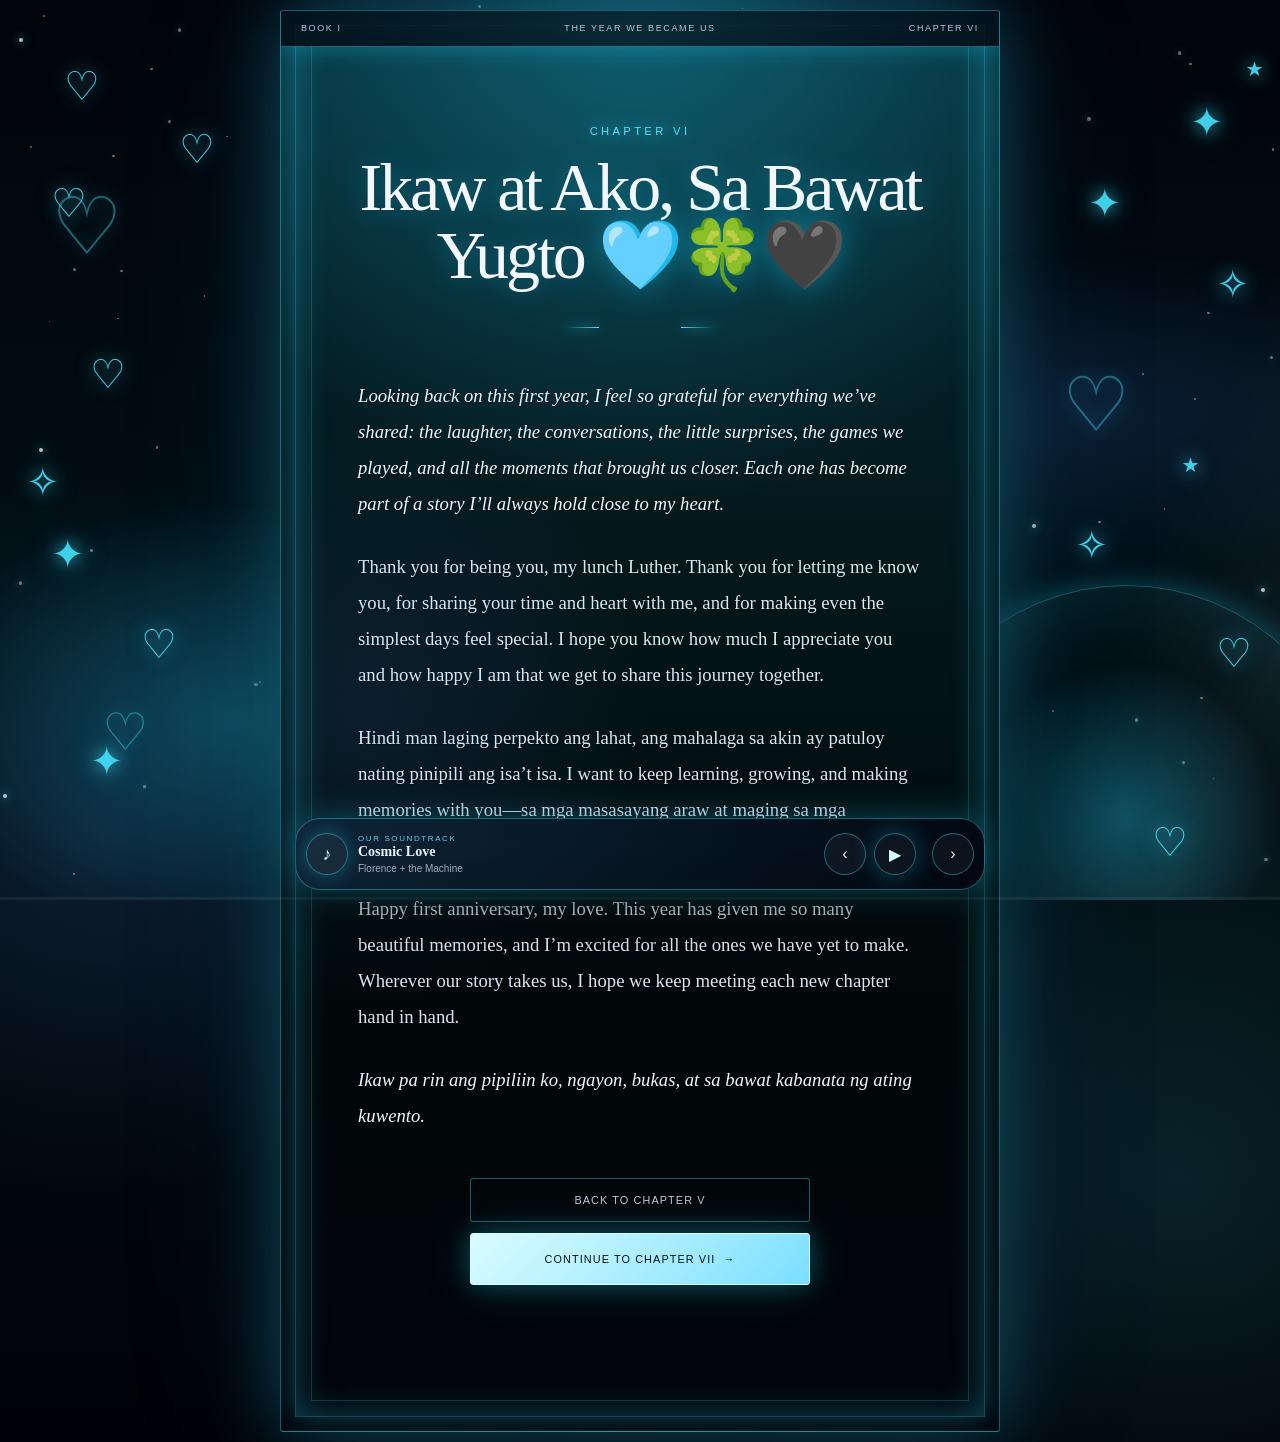
<file: chapter6.html>
<!DOCTYPE html>
<html lang="en">
<head>
  <meta charset="UTF-8">
  <meta name="viewport" content="width=device-width, initial-scale=1">
  <meta name="theme-color" content="#111014">
  <title>Chapter VI — Ikaw at Ako, Sa Bawat Yugto</title>
  <link rel="stylesheet" href="style.css">
</head>

<body>

  <main class="prologue-page">
    <article class="prologue-content">

      <p class="page-label">CHAPTER VI</p>

      <h1 class="chapter-title">
        Ikaw at Ako, Sa Bawat Yugto 🩵🍀🖤
      </h1>

      <div class="prologue-divider" aria-hidden="true"></div>

      <div class="letter">

        <p>
          Looking back on this first year, I feel so grateful for everything
          we’ve shared: the laughter, the conversations, the little surprises,
          the games we played, and all the moments that brought us closer.
          Each one has become part of a story I’ll always hold close to my heart.
        </p>

        <p>
          Thank you for being you, my lunch Luther. Thank you for letting me
          know you, for sharing your time and heart with me, and for making even
          the simplest days feel special. I hope you know how much I appreciate
          you and how happy I am that we get to share this journey together.
        </p>

        <p>
          Hindi man laging perpekto ang lahat, ang mahalaga sa akin ay patuloy
          nating pinipili ang isa’t isa. I want to keep learning, growing, and
          making memories with you—sa mga masasayang araw at maging sa mga
          panahong kailangan lang natin ng kaunting pag-unawa at lambing.
        </p>

        <p>
          Happy first anniversary, my love. This year has given me so many
          beautiful memories, and I’m excited for all the ones we have yet to
          make. Wherever our story takes us, I hope we keep meeting each new
          chapter hand in hand.
        </p>

        <p class="chapter-closing">
          Ikaw pa rin ang pipiliin ko, ngayon, bukas, at sa bawat kabanata
          ng ating kuwento.
        </p>

      </div>

      <nav class="page-navigation" aria-label="Book navigation">

        <a class="nav-button nav-secondary" href="chapter5.html">
          Back to Chapter V
        </a>

        <a class="nav-button nav-primary" href="chapter7.html">
          Continue to Chapter VII <span aria-hidden="true">→</span>
        </a>

      </nav>

    </article>
  </main>

  <script src="script.js"></script>
</body>
</html>
</file>
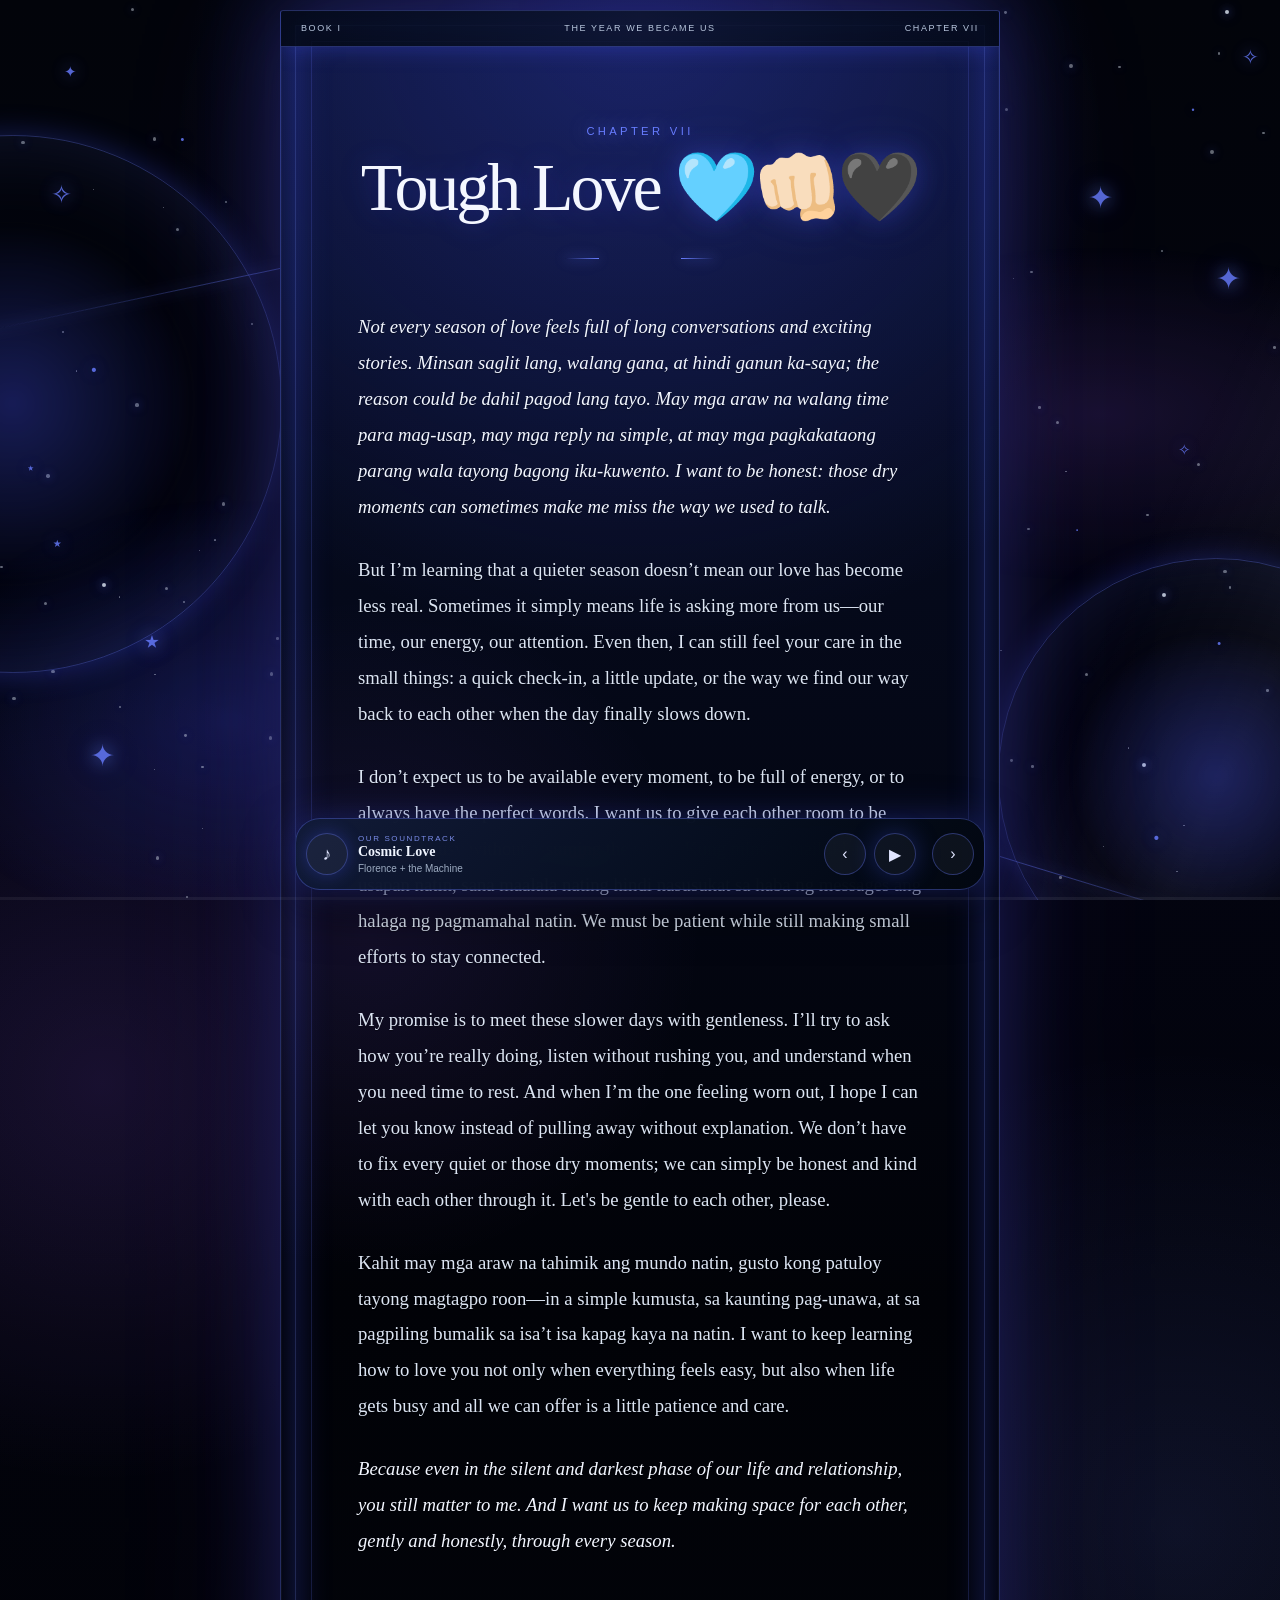
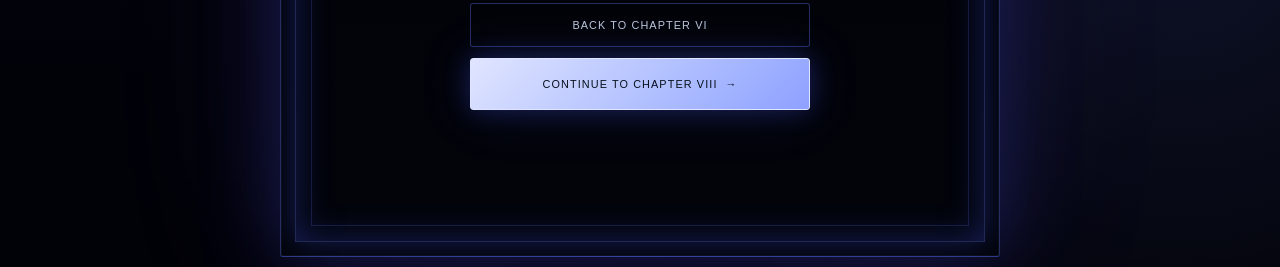
<file: chapter7.html>
<!DOCTYPE html>
<html lang="en">
<head>
  <meta charset="UTF-8">
  <meta name="viewport" content="width=device-width, initial-scale=1">
  <meta name="theme-color" content="#111014">
  <title>Chapter VII — Tough Love</title>
  <link rel="stylesheet" href="style.css">
</head>

<body>

  <main class="prologue-page">
    <article class="prologue-content">

      <p class="page-label">CHAPTER VII</p>

      <h1 class="chapter-title">
        Tough Love 🩵👊🏻🖤
      </h1>

      <div class="prologue-divider" aria-hidden="true"></div>

      <div class="letter">

        <p>
          Not every season of love feels full of long conversations and
          exciting stories. Minsan saglit lang, walang gana, at hindi ganun
          ka-saya; the reason could be dahil pagod lang tayo. May mga araw na
          walang time para mag-usap, may mga reply na simple, at may mga
          pagkakataong parang wala tayong bagong iku-kuwento. I want to be
          honest: those dry moments can sometimes make me miss the way we used
          to talk.
        </p>

        <p>
          But I’m learning that a quieter season doesn’t mean our love has
          become less real. Sometimes it simply means life is asking more from
          us—our time, our energy, our attention. Even then, I can still feel
          your care in the small things: a quick check-in, a little update, or
          the way we find our way back to each other when the day finally
          slows down.
        </p>

        <p>
          I don’t expect us to be available every moment, to be full of energy,
          or to always have the perfect words. I want us to give each other
          room to be tired and busy without assuming the worst. Kung minsan
          maikli lang ang usapan natin, sana maalala nating hindi nasusukat sa
          haba ng messages ang halaga ng pagmamahal natin. We must be patient
          while still making small efforts to stay connected.
        </p>

        <p>
          My promise is to meet these slower days with gentleness. I’ll try to
          ask how you’re really doing, listen without rushing you, and
          understand when you need time to rest. And when I’m the one feeling
          worn out, I hope I can let you know instead of pulling away without
          explanation. We don’t have to fix every quiet or those dry moments;
          we can simply be honest and kind with each other through it. Let's be
          gentle to each other, please.
        </p>

        <p>
          Kahit may mga araw na tahimik ang mundo natin, gusto kong patuloy
          tayong magtagpo roon—in a simple kumusta, sa kaunting pag-unawa, at
          sa pagpiling bumalik sa isa’t isa kapag kaya na natin. I want to keep
          learning how to love you not only when everything feels easy, but also
          when life gets busy and all we can offer is a little patience and care.
        </p>

        <p class="chapter-closing">
          Because even in the silent and darkest phase of our life and
          relationship, you still matter to me. And I want us to keep making
          space for each other, gently and honestly, through every season.
        </p>

      </div>

      <nav class="page-navigation" aria-label="Book navigation">

        <a class="nav-button nav-secondary" href="chapter6.html">
          Back to Chapter VI
        </a>

        <a class="nav-button nav-primary" href="chapter8.html">
          Continue to Chapter VIII <span aria-hidden="true">→</span>
        </a>

      </nav>

    </article>
  </main>

  <script src="script.js"></script>
</body>
</html>
</file>
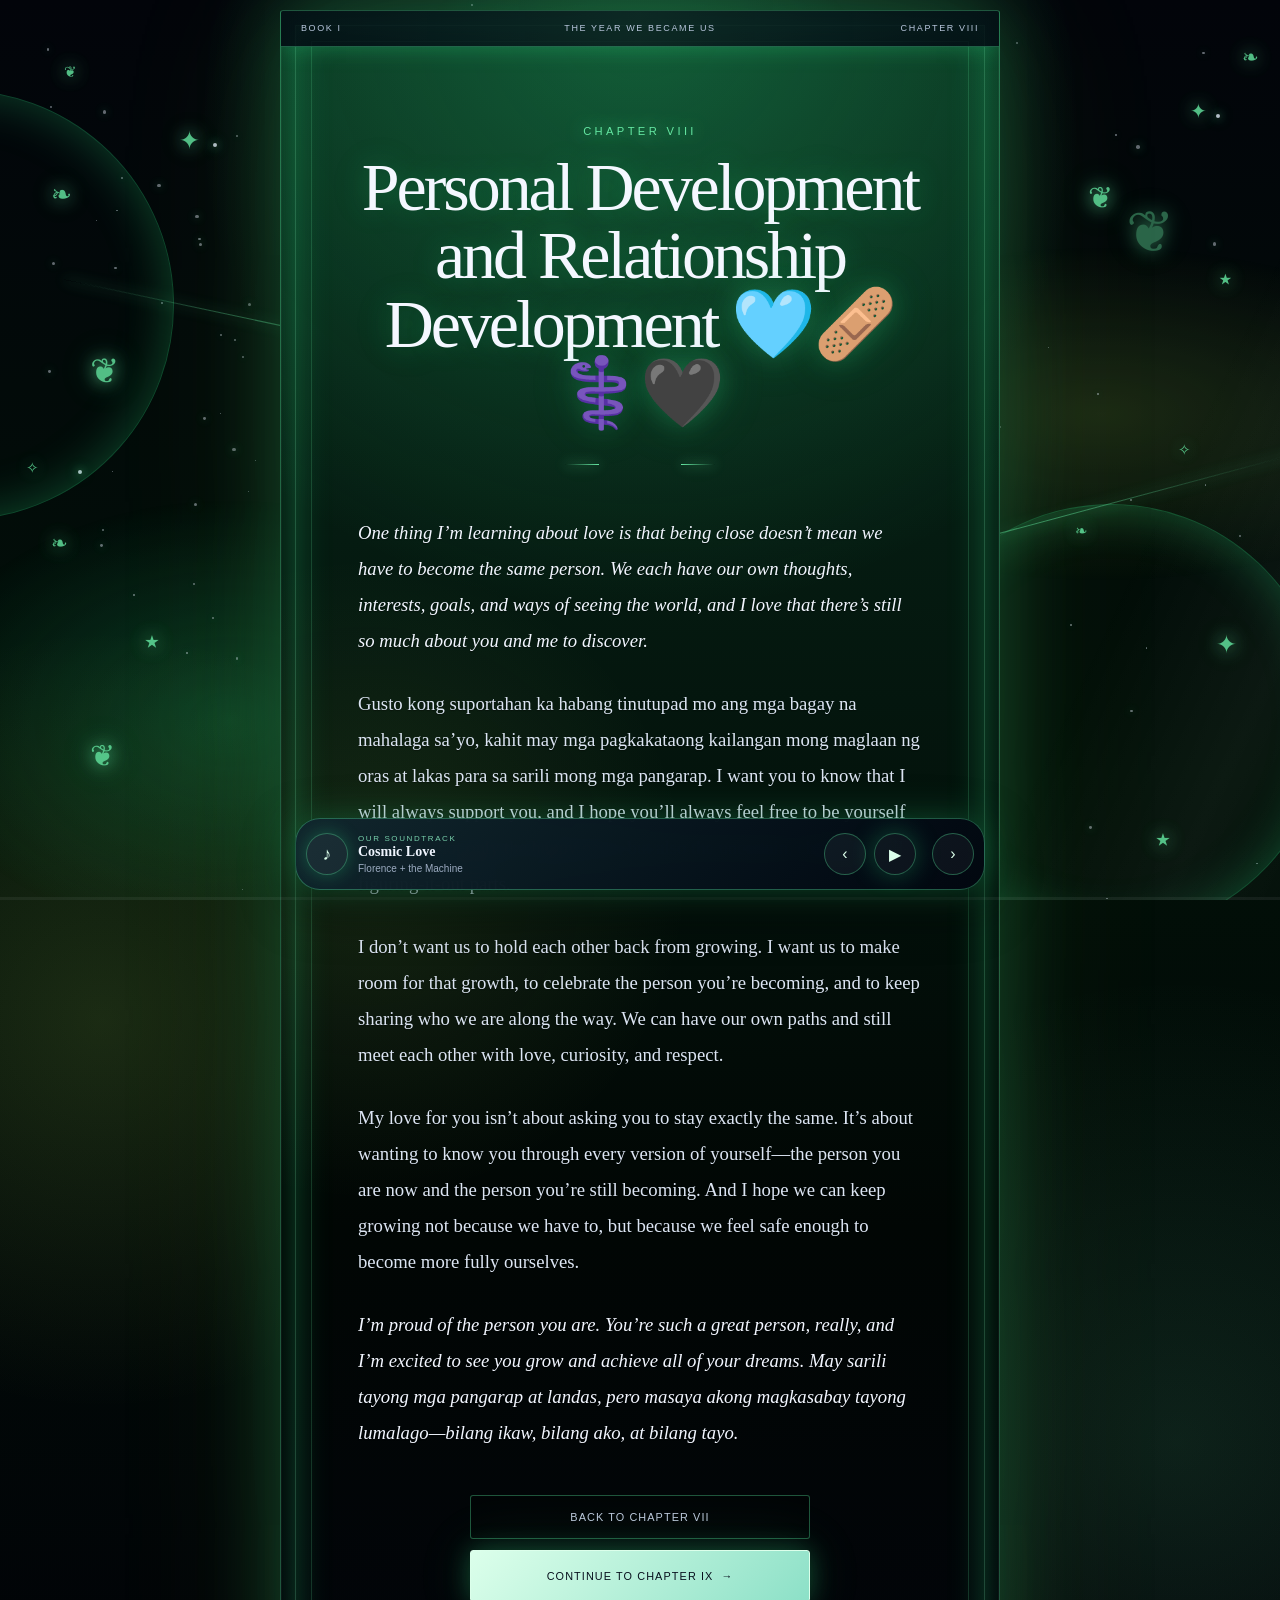
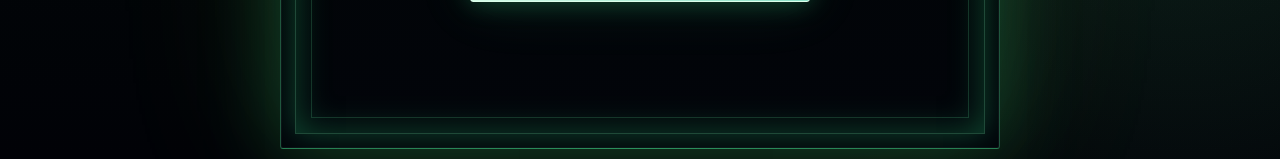
<file: chapter8.html>
<!DOCTYPE html>
<html lang="en">
<head>
  <meta charset="UTF-8">
  <meta name="viewport" content="width=device-width, initial-scale=1">
  <meta name="theme-color" content="#111014">
  <title>Chapter VIII — Personal Development and Relationship Development</title>
  <link rel="stylesheet" href="style.css">
</head>

<body>

  <main class="prologue-page">
    <article class="prologue-content">

      <p class="page-label">CHAPTER VIII</p>

      <h1 class="chapter-title">
        Personal Development and Relationship Development 🩵🩹⚕️🖤
      </h1>

      <div class="prologue-divider" aria-hidden="true"></div>

      <div class="letter">

        <p>
          One thing I’m learning about love is that being close doesn’t mean we
          have to become the same person. We each have our own thoughts,
          interests, goals, and ways of seeing the world, and I love that
          there’s still so much about you and me to discover.
        </p>

        <p>
          Gusto kong suportahan ka habang tinutupad mo ang mga bagay na
          mahalaga sa’yo, kahit may mga pagkakataong kailangan mong maglaan ng
          oras at lakas para sa sarili mong mga pangarap. I want you to know
          that I will always support you, and I hope you’ll always feel free to
          be yourself with me—not only the happy parts, but also the uncertain,
          changing, still-figuring-it-out parts.
        </p>

        <p>
          I don’t want us to hold each other back from growing. I want us to
          make room for that growth, to celebrate the person you’re becoming,
          and to keep sharing who we are along the way. We can have our own
          paths and still meet each other with love, curiosity, and respect.
        </p>

        <p>
          My love for you isn’t about asking you to stay exactly the same.
          It’s about wanting to know you through every version of yourself—the
          person you are now and the person you’re still becoming. And I hope
          we can keep growing not because we have to, but because we feel safe
          enough to become more fully ourselves.
        </p>

        <p class="chapter-closing">
          I’m proud of the person you are. You’re such a great person, really,
          and I’m excited to see you grow and achieve all of your dreams. May
          sarili tayong mga pangarap at landas, pero masaya akong magkasabay
          tayong lumalago—bilang ikaw, bilang ako, at bilang tayo.
        </p>

      </div>

      <nav class="page-navigation" aria-label="Book navigation">

        <a class="nav-button nav-secondary" href="chapter7.html">
          Back to Chapter VII
        </a>

        <a class="nav-button nav-primary" href="chapter9.html">
          Continue to Chapter IX <span aria-hidden="true">→</span>
        </a>

      </nav>

    </article>
  </main>

  <script src="script.js"></script>
</body>
</html>
</file>
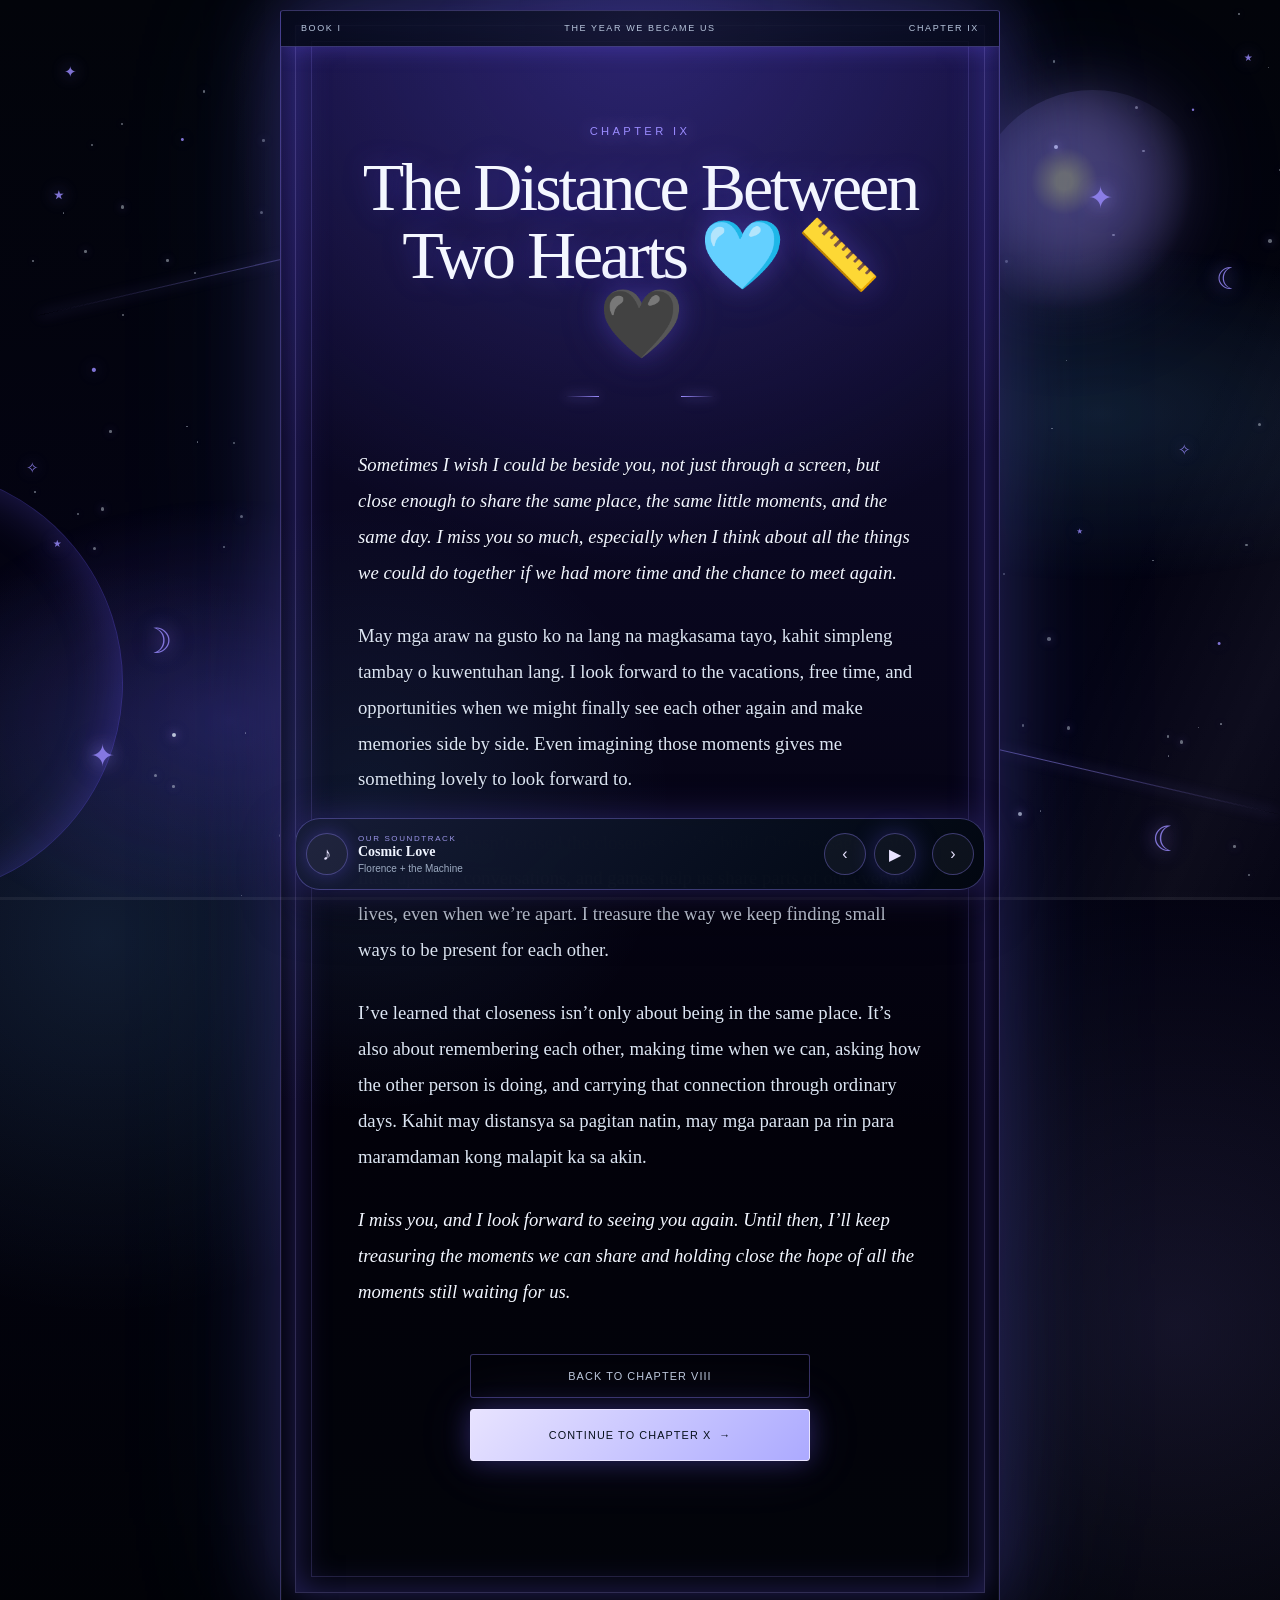
<file: chapter9.html>
<!DOCTYPE html>
<html lang="en">
<head>
  <meta charset="UTF-8">
  <meta name="viewport" content="width=device-width, initial-scale=1">
  <meta name="theme-color" content="#111014">
  <title>Chapter IX — The Distance Between Two Hearts</title>
  <link rel="stylesheet" href="style.css">
</head>

<body>

  <main class="prologue-page">
    <article class="prologue-content">

      <p class="page-label">CHAPTER IX</p>

      <h1 class="chapter-title">
        The Distance Between Two Hearts 🩵 📏 🖤
      </h1>

      <div class="prologue-divider" aria-hidden="true"></div>

      <div class="letter">

        <p>
          Sometimes I wish I could be beside you, not just through a screen,
          but close enough to share the same place, the same little moments,
          and the same day. I miss you so much, especially when I think about
          all the things we could do together if we had more time and the chance
          to meet again.
        </p>

        <p>
          May mga araw na gusto ko na lang na magkasama tayo, kahit simpleng
          tambay o kuwentuhan lang. I look forward to the vacations, free time,
          and opportunities when we might finally see each other again and make
          memories side by side. Even imagining those moments gives me something
          lovely to look forward to.
        </p>

        <p>
          Still, distance hasn’t erased the closeness we’ve built. Our messages,
          calls, little updates, conversations, and games help us share parts
          of our everyday lives, even when we’re apart. I treasure the way we
          keep finding small ways to be present for each other.
        </p>

        <p>
          I’ve learned that closeness isn’t only about being in the same place.
          It’s also about remembering each other, making time when we can,
          asking how the other person is doing, and carrying that connection
          through ordinary days. Kahit may distansya sa pagitan natin, may mga
          paraan pa rin para maramdaman kong malapit ka sa akin.
        </p>

        <p class="chapter-closing">
          I miss you, and I look forward to seeing you again. Until then, I’ll
          keep treasuring the moments we can share and holding close the hope
          of all the moments still waiting for us.
        </p>

      </div>

      <nav class="page-navigation" aria-label="Book navigation">

        <a class="nav-button nav-secondary" href="chapter8.html">
          Back to Chapter VIII
        </a>

        <a class="nav-button nav-primary" href="chapter10.html">
          Continue to Chapter X <span aria-hidden="true">→</span>
        </a>

      </nav>

    </article>
  </main>

  <script src="script.js"></script>
</body>
</html>
</file>
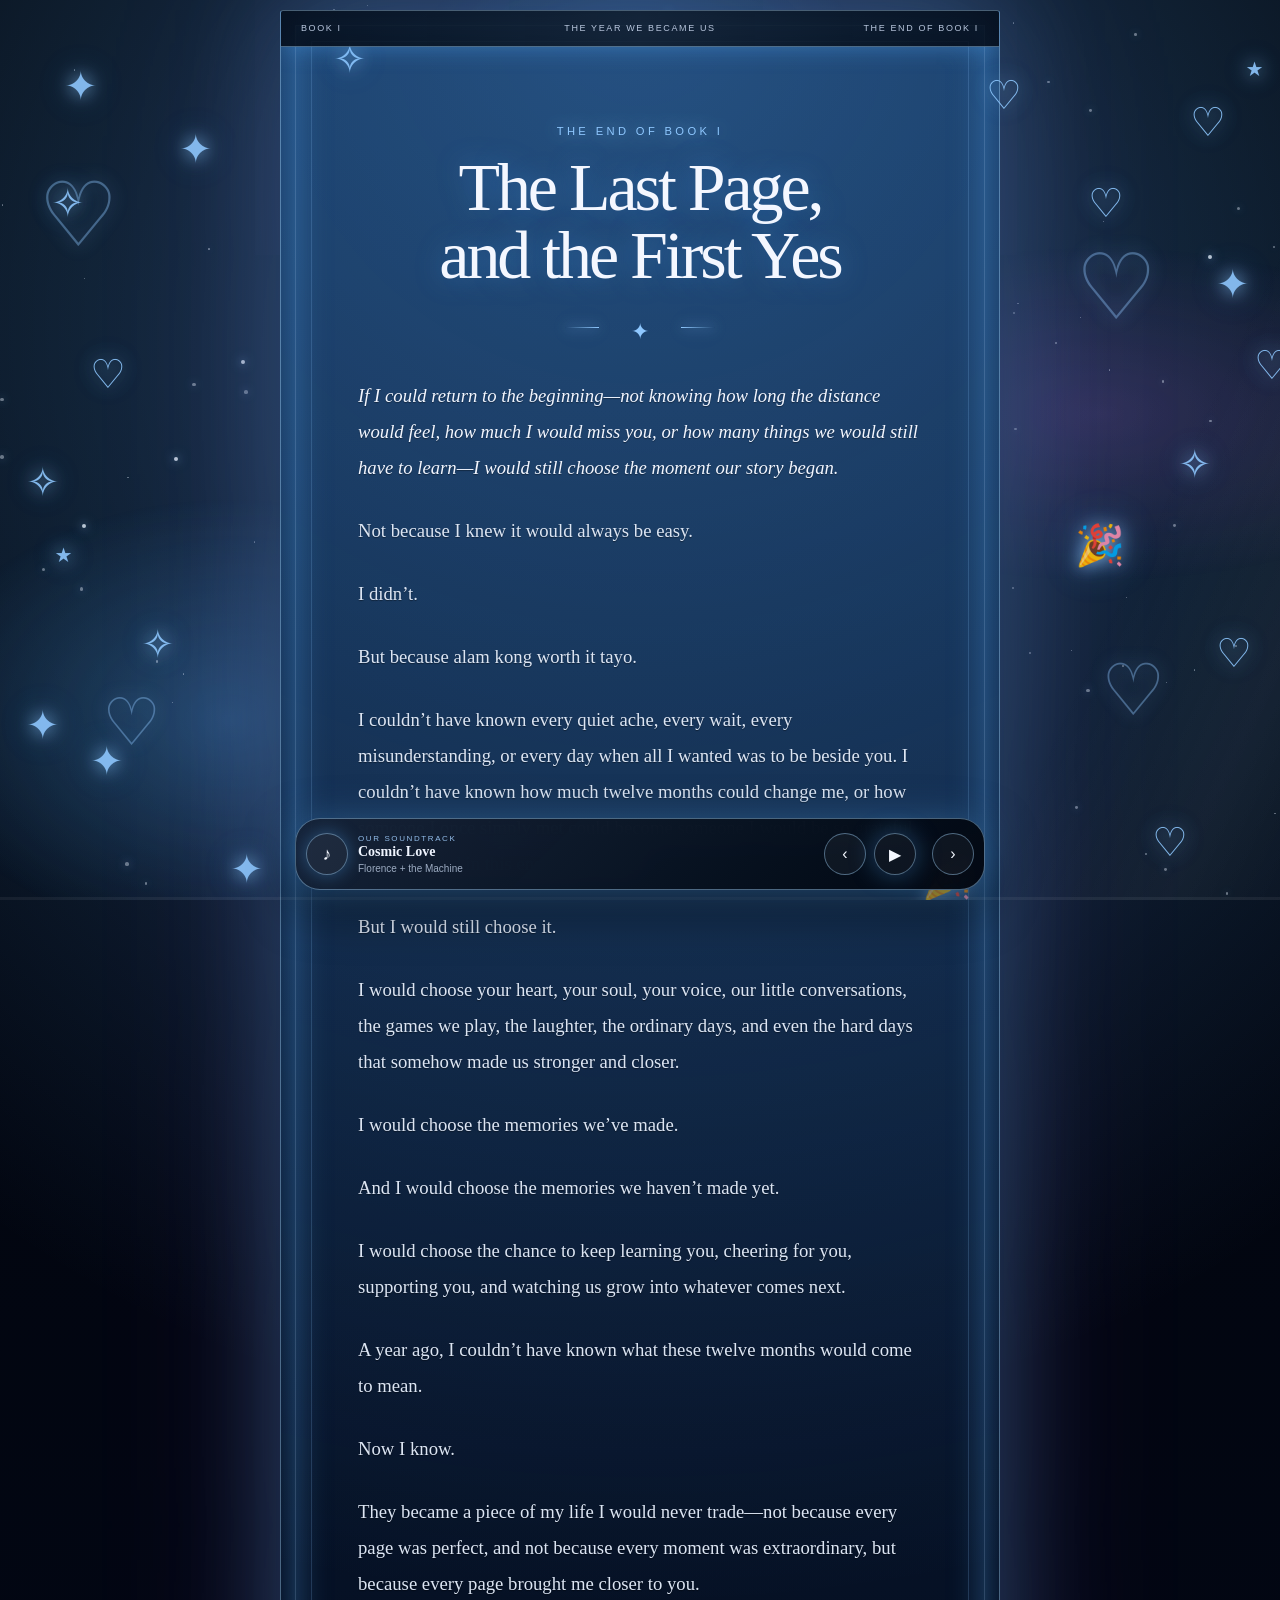
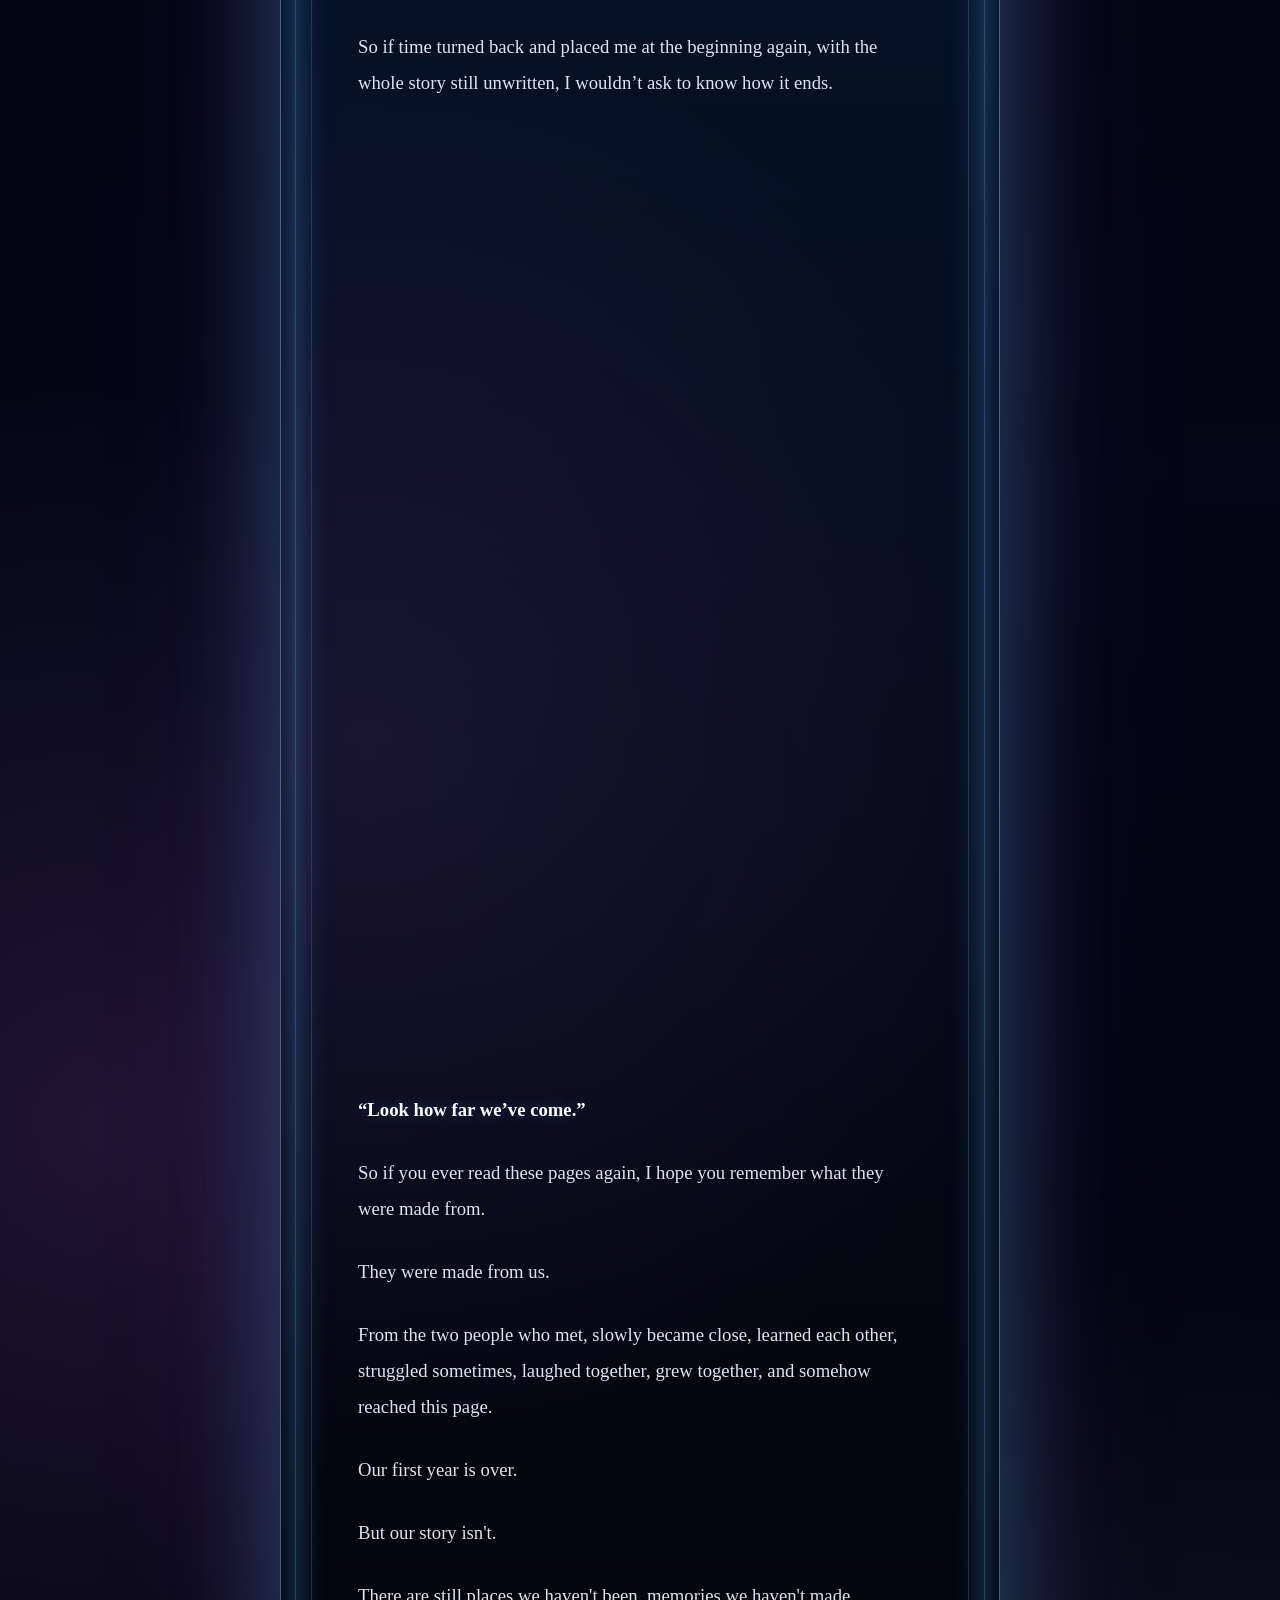
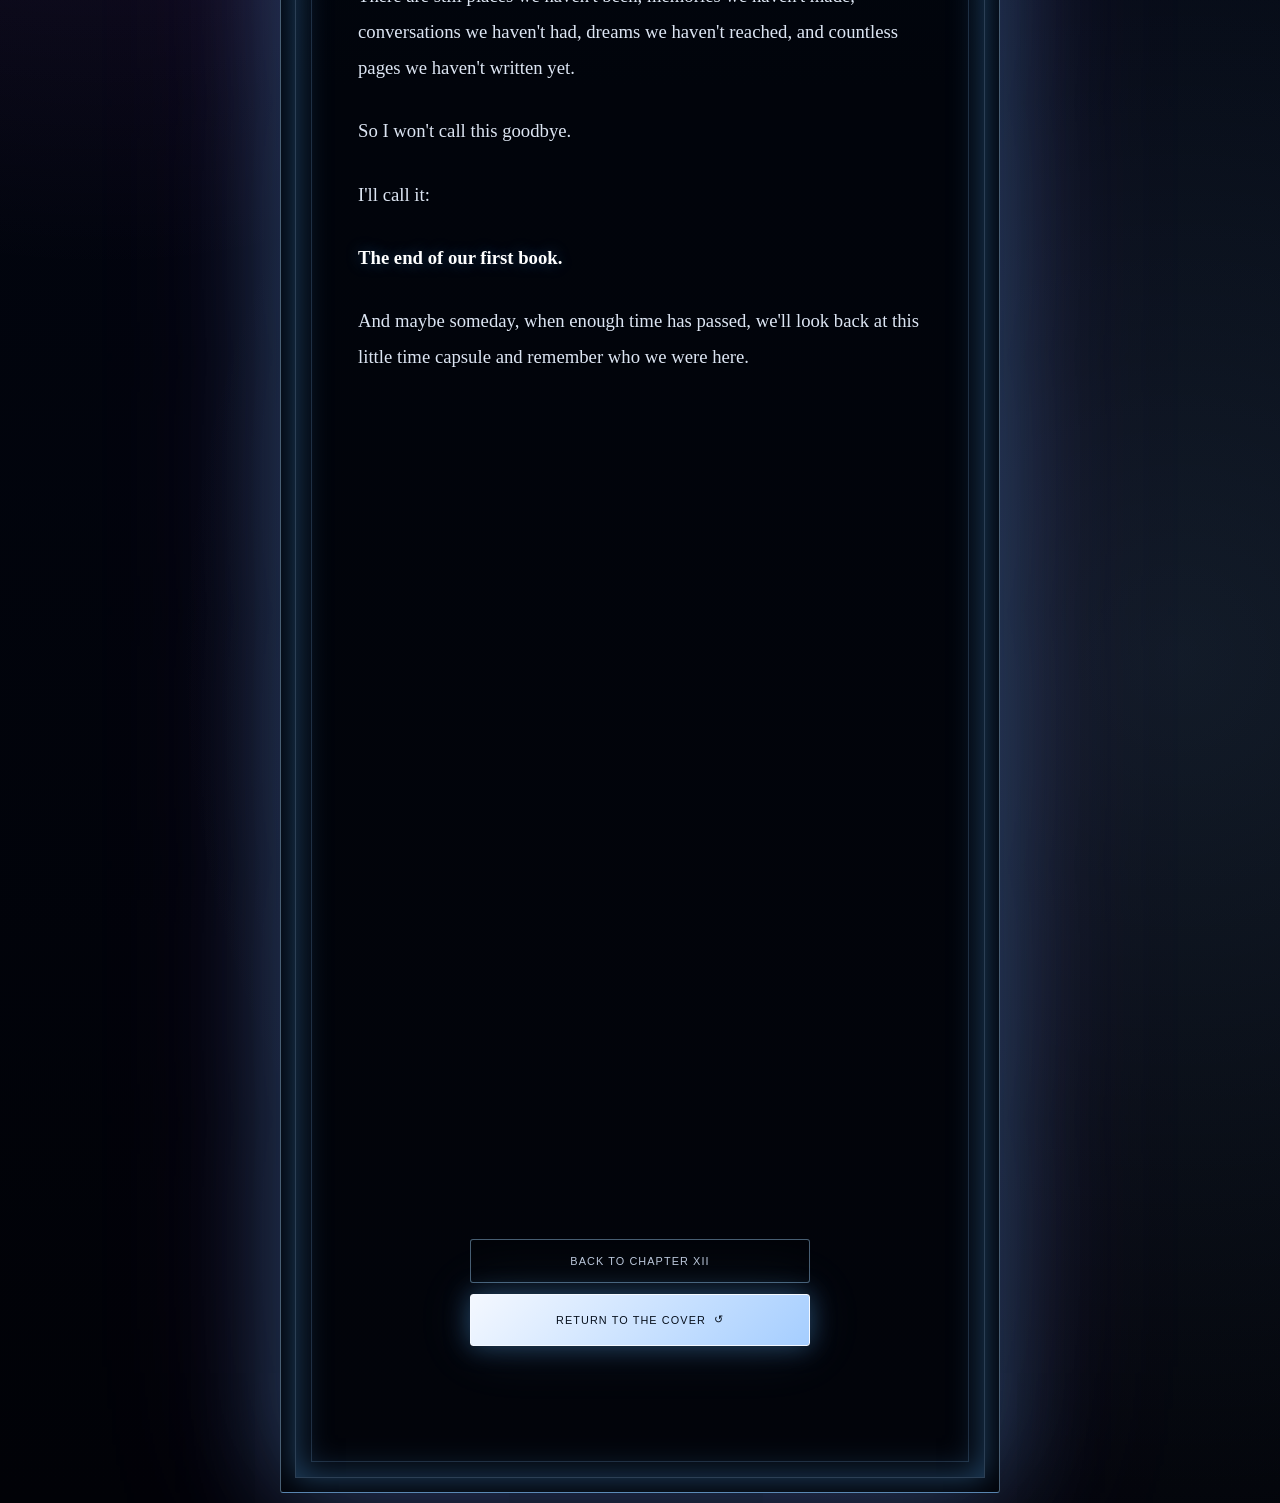
<file: ending.html>
<!DOCTYPE html>
<html lang="en">
<head>
  <meta charset="UTF-8">
  <meta name="viewport" content="width=device-width, initial-scale=1">
  <meta name="theme-color" content="#111014">
  <title>The Last Page, and the First Yes</title>
  <link rel="stylesheet" href="style.css">
</head>
<body>
  <main class="prologue-page">
    <article class="prologue-content">

      <p class="page-label">THE END OF BOOK I</p>

      <h1 class="chapter-title">
        The Last Page,<br>
        and the First Yes
      </h1>

      <div class="prologue-divider" aria-hidden="true">✦</div>

      <div class="letter">

        <p>
          If I could return to the beginning—not knowing how long the distance would feel, how much I would miss you, or how many things we would still have to learn—I would still choose the moment our story began.
        </p>

        <p>
          Not because I knew it would always be easy.
        </p>

        <p>
          I didn’t.
        </p>

        <p>
          But because alam kong worth it tayo.
        </p>

        <p>
          I couldn’t have known every quiet ache, every wait, every misunderstanding, or every day when all I wanted was to be beside you. I couldn’t have known how much twelve months could change me, or how someone I once simply met could become someone I would be so grateful to have found in this enormous world.
        </p>

        <p>
          But I would still choose it.
        </p>

        <p>
          I would choose your heart, your soul, your voice, our little conversations, the games we play, the laughter, the ordinary days, and even the hard days that somehow made us stronger and closer.
        </p>

        <p>
          I would choose the memories we’ve made.
        </p>

        <p>
          And I would choose the memories we haven’t made yet.
        </p>

        <p>
          I would choose the chance to keep learning you, cheering for you, supporting you, and watching us grow into whatever comes next.
        </p>

        <p>
          A year ago, I couldn’t have known what these twelve months would come to mean.
        </p>

        <p>
          Now I know.
        </p>

        <p>
          They became a piece of my life I would never trade—not because every page was perfect, and not because every moment was extraordinary, but because every page brought me closer to you.
        </p>

        <p>
          So if time turned back and placed me at the beginning again, with the whole story still unwritten, I wouldn’t ask to know how it ends.
        </p>

        <p>
          I would only ask one thing:
        </p>

        <p>
          <strong>“Is he still there?”</strong>
        </p>

        <p>
          And if I saw you—somehow, somewhere—waiting to become part of my story...
        </p>

        <p>
          I already know what I would say.
        </p>

        <p>
          <strong>“I would choose you again.”</strong>
        </p>

        <p>
          Because if I had to start all over, I wouldn't ask for a different story.
        </p>

        <p>
          I would ask for <strong>ours</strong>.
        </p>

        <p>
          Maybe this is where the page ends.
        </p>

        <p>
          But not us.
        </p>

        <p>
          Our first year is now something we can look back on—a collection of memories, laughter, games, difficult moments, growth, love, and all the little things that became ours.
        </p>

        <p>
          I made this book because I never wanted our first year to become something we simply remembered and eventually forgot.
        </p>

        <p>
          I wanted to give our memories a place to stay.
        </p>

        <p>
          A place we could return to someday and say:
        </p>

        <p>
          <strong>“Look how far we’ve come.”</strong>
        </p>

        <p>
          So if you ever read these pages again, I hope you remember what they were made from.
        </p>

        <p>
          They were made from us.
        </p>

        <p>
          From the two people who met, slowly became close, learned each other, struggled sometimes, laughed together, grew together, and somehow reached this page.
        </p>

        <p>
          Our first year is over.
        </p>

        <p>
          But our story isn't.
        </p>

        <p>
          There are still places we haven't been, memories we haven't made, conversations we haven't had, dreams we haven't reached, and countless pages we haven't written yet.
        </p>

        <p>
          So I won't call this goodbye.
        </p>

        <p>
          I'll call it:
        </p>

        <p>
          <strong>The end of our first book.</strong>
        </p>

        <p>
          And maybe someday, when enough time has passed, we'll look back at this little time capsule and remember who we were here.
        </p>

        <p>
          Two people.
        </p>

        <p>
          One beginning.
        </p>

        <p>
          Twelve months.
        </p>

        <p>
          One unforgettable first year.
        </p>

        <p>
          And a story that still has more to tell.
        </p>

        <p>
          Happy first anniversary, my love.
        </p>

        <p>
          Thank you for being my favorite part of this chapter.
        </p>

        <p class="chapter-closing">
          Book I: Complete.
        </p>

        <p class="chapter-closing">
          <em>Book II: To be continued…</em> 🩵🖤
        </p>

        <p class="chapter-closing">
          And if the story ever asks me the same question again—
        </p>

        <p>
          <strong>“Would you choose him?”</strong>
        </p>

        <p class="chapter-closing">
          My answer will always be:
        </p>

        <p class="chapter-closing">
          <strong>“Yes. You. Still you.”</strong>
        </p>

      </div>

      <nav class="page-navigation" aria-label="Book navigation">

        <a class="nav-button nav-secondary" href="chapter12.html">
          Back to Chapter XII
        </a>

        <a class="nav-button nav-primary" href="index.html">
          Return to the Cover <span aria-hidden="true">↺</span>
        </a>

      </nav>

    </article>
  </main>
  <script src="script.js"></script>
</body>
</html>
</file>
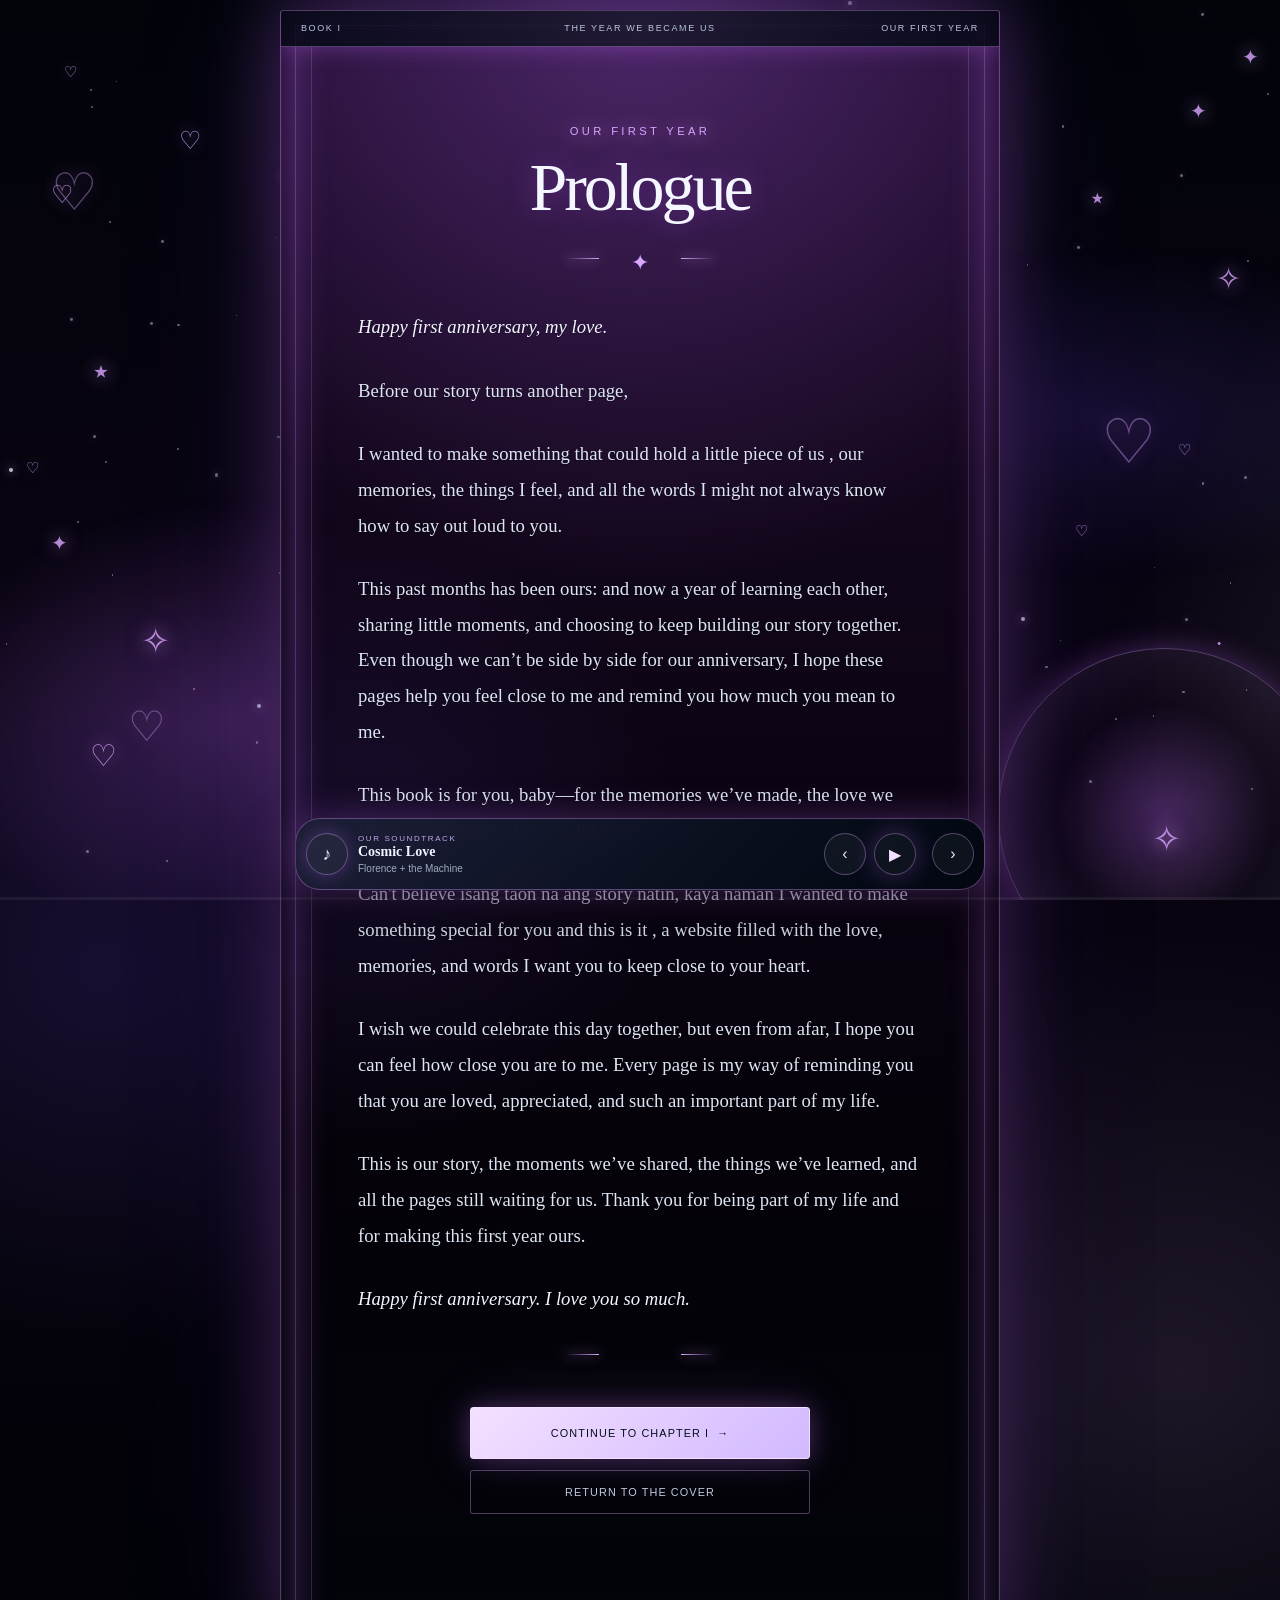
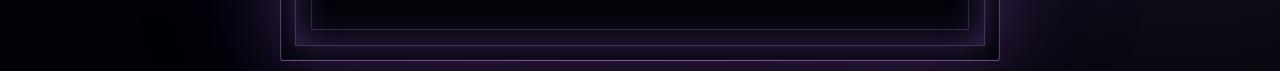
<file: prologue.html>
<!DOCTYPE html>
<head>
  <meta charset="UTF-8">
  <meta name="viewport" content="width=device-width, initial-scale=1">
  <meta name="theme-color" content="#111014">
  <title>Prologue — Our First Year</title>
  <link rel="stylesheet" href="style.css">
</head>
<body>
  <main class="prologue-page">
    <article class="prologue-content">
      <p class="page-label">OUR FIRST YEAR</p>
      <h1>Prologue</h1>
      <div class="prologue-divider" aria-hidden="true">✦</div>

      <div class="letter">
        <p>Happy first anniversary, my love.</p>

        <p>Before our story turns another page,</p>

        <p>I wanted to make something that could hold a little piece of us , our memories, the things I feel, and all the words I might not always know how to say out loud to you.</p>

        <p>This past months has been ours: and now a year of learning each other, sharing little moments, and choosing to keep building our story together. Even though we can’t be side by side for our anniversary, I hope these pages help you feel close to me and remind you how much you mean to me.</p>

        <p>This book is for you, baby—for the memories we’ve made, the love we share, and the story that is still becoming ours.</p>

        <p>Can't believe isang taon na ang story natin, kaya naman I wanted to make something special for you and this is it , a website filled with the love, memories, and words I want you to keep close to your heart.</p>

        <p>I wish we could celebrate this day together, but even from afar, I hope you can feel how close you are to me. Every page is my way of reminding you that you are loved, appreciated, and such an important part of my life.</p>

        <p>This is our story, the moments we’ve shared, the things we’ve learned, and all the pages still waiting for us. Thank you for being part of my life and for making this first year ours.</p>

        <p>Happy first anniversary. I love you so much.</p>
      </div>
      
      <div class="prologue-divider" aria-hidden="true"></div>

   <nav class="page-navigation" aria-label="Book navigation">
     <a class="nav-button nav-primary" href="chapter1.html">
       Continue to Chapter I <span aria-hidden="true">→</span>
     </a>
     <a class="nav-button nav-secondary" href="index.html">
       Return to the cover
     </a>
   </nav>

  <script src="script.js"></script>
</body>
</html>
</file>
<file: style.css>
:root {
  --bg: #050813;
  --panel: #091122;
  --panel-deep: #03060e;
  --text: #eef4ff;
  --muted: #b8c6dc;
  --accent: #8ebcff;
  --accent-soft: rgba(142,188,255,.24);
  --accent-bright: #d9e8ff;
  --line: rgba(180,210,255,.28);
  --glow: rgba(100,160,255,.32);
  --shadow: rgba(0,0,0,.58);
  --secondary: #5e7cff;
}

* { box-sizing: border-box; }
html { min-height: 100%; background: var(--bg); scroll-behavior: smooth; }
body {
  margin: 0;
  min-height: 100vh;
  min-height: 100svh;
  padding: 10px;
  overflow-x: hidden;
  background:
    radial-gradient(circle at 50% 7%, var(--accent-soft) 0, transparent 25%),
    radial-gradient(circle at 8% 58%, color-mix(in srgb, var(--secondary) 14%, transparent), transparent 25%),
    radial-gradient(circle at 92% 82%, color-mix(in srgb, var(--accent) 12%, transparent), transparent 25%),
    linear-gradient(180deg, #02040a 0%, var(--bg) 44%, #010207 100%);
  color: var(--text);
  font-family: Georgia, "Times New Roman", serif;
}
body::before,
body::after { content:""; position:fixed; inset:0; pointer-events:none; z-index:0; }
body::before {
  background:
    radial-gradient(ellipse at 50% 22%, var(--glow), transparent 30%),
    radial-gradient(ellipse at 18% 80%, var(--accent-soft), transparent 22%),
    radial-gradient(ellipse at 86% 46%, color-mix(in srgb, var(--secondary) 18%, transparent), transparent 25%);
  opacity:.8;
  animation: atmosphere 7s ease-in-out infinite alternate;
}
body::after {
  background: linear-gradient(115deg, transparent 0 43%, rgba(255,255,255,.045) 49%, transparent 55%);
  background-size: 220% 100%;
  animation: shimmer 12s linear infinite;
}

.cover,
.prologue-page {
  position: relative;
  z-index: 2;
  width: 100%;
  max-width: 720px;
  margin: 0 auto;
  overflow: hidden;
  border: 1px solid var(--line);
  border-radius: 3px;
  box-shadow:
    0 0 0 1px rgba(255,255,255,.035) inset,
    0 0 80px var(--accent-soft),
    0 0 180px color-mix(in srgb, var(--secondary) 10%, transparent),
    0 24px 75px var(--shadow);
}
.cover {
  min-height: calc(100vh - 20px);
  min-height: calc(100svh - 20px);
  background:
    radial-gradient(circle at 50% 24%, var(--accent-soft) 0, transparent 28%),
    radial-gradient(circle at 50% 58%, color-mix(in srgb, var(--secondary) 15%, transparent), transparent 40%),
    linear-gradient(180deg, #0a1228 0%, var(--panel-deep) 58%, #01030a 100%);
}
.prologue-page {
  min-height: calc(100vh - 20px);
  min-height: calc(100svh - 20px);
  background:
    radial-gradient(circle at 50% 0%, var(--accent-soft), transparent 34%),
    radial-gradient(circle at 12% 50%, color-mix(in srgb, var(--secondary) 10%, transparent), transparent 30%),
    linear-gradient(180deg, var(--panel) 0%, var(--panel-deep) 70%, #02040a 100%);
}
.cover::before,
.prologue-page::before {
  content:""; position:absolute; inset:14px;
  border:1px solid color-mix(in srgb, var(--accent) 30%, transparent);
  box-shadow: 0 0 35px var(--accent-soft) inset, 0 0 28px var(--accent-soft);
  pointer-events:none; z-index:1;
}
.cover::after,
.prologue-page::after {
  content:""; position:absolute; inset:30px;
  border:1px solid color-mix(in srgb, var(--accent) 18%, transparent);
  pointer-events:none; z-index:1;
}
.cover-content,
.prologue-content { position:relative; z-index:7; }

.cover-content {
  min-height: calc(100vh - 20px);
  min-height: calc(100svh - 20px);
  display:flex; flex-direction:column; align-items:center; text-align:center;
  padding: clamp(42px, 7vh, 72px) 24px 92px;
}
.cover-content h1,
h1 {
  margin:0; color:#f6f8ff; font-size:clamp(3.1rem, 13vw, 6.4rem);
  font-weight:400; line-height:.91; letter-spacing:-.045em;
  text-shadow:0 0 25px rgba(210,230,255,.18), 0 0 65px var(--accent-soft);
}
.tagline {
  margin:clamp(30px, 7vh, 62px) 0 0; color:#dce6f8;
  font-size:clamp(1.15rem, 5vw, 2.1rem); font-style:italic; line-height:1.58;
  text-shadow:0 0 20px var(--glow);
}
.sparkle {
  margin-top:auto; padding-top:30px; color:var(--accent-bright); font-size:4.2rem; line-height:1;
  filter:drop-shadow(0 0 18px var(--accent)) drop-shadow(0 0 42px var(--accent));
  animation:starPulse 2.5s ease-in-out infinite;
}
.dedication { margin-top:clamp(32px, 6vh, 60px); }
.for { margin:0; color:#f7f8ff; font-size:clamp(2.3rem, 8.5vw, 3.9rem); line-height:1.15; text-shadow:0 0 25px var(--glow); }
.byline { margin:18px 0 0; color:#c1cada; font-family:Arial,sans-serif; font-size:clamp(.67rem,3vw,1rem); letter-spacing:.2em; line-height:1.7; text-transform:uppercase; }
.open-button {
  width:min(100%,410px); min-height:64px; display:flex; align-items:center; justify-content:center;
  margin-top:clamp(34px,6vh,58px); padding:16px 18px;
  border:1px solid rgba(255,255,255,.86); border-radius:3px;
  background:linear-gradient(135deg,#f4f8ff,#c7d9ff); color:#07101e;
  box-shadow:0 0 28px var(--accent-soft),0 0 70px color-mix(in srgb,var(--accent) 16%,transparent),0 12px 35px rgba(0,0,0,.32);
  font-family:Arial,sans-serif; font-size:clamp(.84rem,3.4vw,1.1rem); letter-spacing:.18em; text-decoration:none; text-transform:uppercase;
  transition:transform .22s ease,box-shadow .22s ease,filter .22s ease;
}
.open-button:hover,.open-button:focus-visible { transform:translateY(-3px); filter:brightness(1.08); box-shadow:0 0 45px var(--accent),0 0 90px var(--accent-soft),0 16px 40px rgba(0,0,0,.38); }
.open-button:active { transform:scale(.98); }

.prologue-content { max-width:680px; margin:0 auto; padding:clamp(46px,8vw,78px) clamp(24px,7vw,58px) 120px; }
.book-topbar {
  position:relative; z-index:8; display:grid; grid-template-columns:1fr auto 1fr; gap:8px;
  padding:12px 20px; border-bottom:1px solid var(--line);
  background:linear-gradient(90deg,rgba(2,7,17,.82),color-mix(in srgb,var(--accent) 8%,rgba(2,7,17,.82)),rgba(2,7,17,.82));
  color:var(--muted); font:9px/1.2 Arial,sans-serif; letter-spacing:.18em; text-transform:uppercase;
  box-shadow:0 0 24px var(--accent-soft);
}
.book-topbar span:nth-child(2){text-align:center}.book-topbar span:last-child{text-align:right}
.page-label { margin:0 0 16px; color:var(--accent); font-family:Arial,sans-serif; font-size:.7rem; letter-spacing:.3em; text-align:center; text-shadow:0 0 18px var(--accent); }
.prologue-content h1,.chapter-title { color:#f4f7ff; font-size:clamp(2.35rem,9.8vw,4.25rem); line-height:1.01; text-align:center; text-shadow:0 0 28px var(--accent-soft),0 0 60px color-mix(in srgb,var(--accent) 12%,transparent); }
.prologue-divider { position:relative; width:82px; height:18px; margin:28px auto 42px; color:var(--accent); font-size:1.4rem; text-align:center; }
.prologue-divider::before,.prologue-divider::after { content:""; position:absolute; top:50%; width:34px; height:1px; background:linear-gradient(90deg,transparent,var(--accent)); box-shadow:0 0 12px var(--accent),0 0 24px var(--accent-soft); }
.prologue-divider::before{right:100%}.prologue-divider::after{left:100%;transform:rotate(180deg)}
.letter { color:#dce5f3; font-size:clamp(1rem,4.15vw,1.17rem); line-height:1.92; text-shadow:0 1px 1px rgba(0,0,0,.38); }
.letter p { margin:0 0 1.45em; }
.letter p:first-child,.letter p:last-child,.letter .chapter-opening,.letter .chapter-closing { color:#f2f6ff; font-style:italic; }
.letter strong { color:#ffffff; text-shadow:0 0 15px var(--accent-soft); }
.reveal { opacity:0; transform:translateY(16px); transition:opacity .7s ease,transform .7s ease; transition-delay:var(--reveal-delay,0ms); }
.revealed { opacity:1; transform:none; }

.page-navigation { display:flex; flex-direction:column; align-items:center; gap:11px; margin:44px auto 0; padding-bottom:26px; }
.nav-button { width:min(100%,340px); min-height:52px; display:flex; align-items:center; justify-content:center; gap:8px; padding:12px 16px; border:1px solid var(--line); border-radius:3px; font-family:Arial,sans-serif; font-size:.68rem; letter-spacing:.1em; text-align:center; text-decoration:none; text-transform:uppercase; transition:transform .2s ease,box-shadow .2s ease,background .2s ease; }
.nav-primary { border-color:var(--accent-bright); background:linear-gradient(135deg,var(--accent-bright),color-mix(in srgb,var(--accent) 60%,#c6d6ff)); color:#07101d; box-shadow:0 0 26px var(--accent-soft),0 0 60px color-mix(in srgb,var(--accent) 12%,transparent); }
.nav-secondary { min-height:44px; background:rgba(0,0,0,.16); color:#bdc9dc; }
.nav-button:hover,.nav-button:focus-visible { transform:translateY(-2px); box-shadow:0 0 32px var(--accent-soft),0 0 65px color-mix(in srgb,var(--accent) 10%,transparent); }
.nav-button:active { transform:scale(.98); }

.reading-progress { position:fixed; left:0; right:0; bottom:0; z-index:80; height:3px; background:rgba(255,255,255,.06); }
.reading-progress span { display:block; width:0; height:100%; background:var(--accent); box-shadow:0 0 14px var(--accent),0 0 26px var(--accent-soft); }
.back-to-top { position:fixed; right:16px; bottom:96px; z-index:75; width:44px; height:44px; border:1px solid var(--line); border-radius:50%; background:rgba(5,10,22,.82); color:var(--accent-bright); box-shadow:0 0 22px var(--accent-soft); opacity:0; pointer-events:none; transition:opacity .2s ease,transform .2s ease; }
.back-to-top.visible{opacity:1;pointer-events:auto}

.star-field,.page-decor,.confetti-layer,.theme-motif { position:fixed; inset:0; pointer-events:none; }
.star-field { z-index:1; overflow:hidden; }
.page-decor { z-index:4; overflow:hidden; }
.theme-motif { z-index:2; overflow:hidden; }
.confetti-layer { z-index:30; overflow:hidden; }
.star { position:absolute; left:var(--x); top:var(--y); width:var(--s); height:var(--s); border-radius:50%; background:#e8f2ff; box-shadow:0 0 8px var(--accent),0 0 20px var(--accent); opacity:.42; animation:twinkle var(--d) ease-in-out var(--delay) infinite; }
.star.big { width:4px; height:4px; opacity:.78; }
.decor-item { position:absolute; left:0; top:0; color:var(--accent); font-size:var(--size,20px); opacity:.82; filter:drop-shadow(0 0 9px var(--accent)) drop-shadow(0 0 20px var(--accent-soft)); animation:floatDecor calc(4.5s + (var(--i) * .27s)) ease-in-out infinite alternate; }

/* Big, unmistakable chapter motifs. */
.motif-orb { position:absolute; border-radius:50%; border:1px solid color-mix(in srgb,var(--accent) 35%,transparent); box-shadow:0 0 30px var(--accent-soft),0 0 90px color-mix(in srgb,var(--accent) 14%,transparent) inset; }
.motif-orb::after { content:""; position:absolute; inset:15%; border-radius:50%; background:radial-gradient(circle,var(--accent-soft),transparent 68%); filter:blur(3px); }
.motif-line { position:absolute; height:1px; background:linear-gradient(90deg,transparent,var(--accent),transparent); box-shadow:0 0 14px var(--accent); transform-origin:left center; opacity:.65; }
.motif-heart { position:absolute; color:var(--accent); font-size:clamp(32px,8vw,70px); text-shadow:0 0 18px var(--accent),0 0 45px var(--accent-soft); opacity:.42; animation:heartFloat 5s ease-in-out infinite alternate; }
.motif-moon { position:absolute; width:clamp(120px,30vw,240px); aspect-ratio:1; border-radius:50%; background:radial-gradient(circle at 38% 38%,#fff 0 4%,var(--accent-bright) 7%,var(--accent) 16%,transparent 62%); filter:drop-shadow(0 0 28px var(--accent)) drop-shadow(0 0 70px var(--accent-soft)); opacity:.42; }
.motif-ring { position:absolute; width:clamp(180px,55vw,430px); aspect-ratio:1; border:1px solid var(--accent-soft); border-radius:50%; box-shadow:0 0 50px var(--accent-soft) inset; transform:rotate(-18deg); }

.cover-orb { position:absolute; z-index:1; width:52vw; height:52vw; max-width:360px; max-height:360px; left:50%; top:27%; transform:translate(-50%,-50%); border-radius:50%; background:radial-gradient(circle at 42% 38%,rgba(230,242,255,.56),var(--accent-soft) 20%,transparent 66%); box-shadow:0 0 75px var(--accent-soft),0 0 160px color-mix(in srgb,var(--accent) 18%,transparent); filter:blur(1px); animation:moonBreath 5.5s ease-in-out infinite; }

.music-player { position:fixed; left:50%; bottom:10px; transform:translateX(-50%); z-index:90; width:min(calc(100% - 20px),690px); min-height:72px; display:grid; grid-template-columns:44px minmax(0,1fr) 42px 50px 42px; align-items:center; gap:8px; padding:9px 10px; border:1px solid var(--line); border-radius:25px; background:linear-gradient(135deg,color-mix(in srgb,var(--accent) 10%,rgba(8,16,33,.97)),rgba(2,7,16,.97)); box-shadow:0 0 34px var(--accent-soft),0 16px 50px rgba(0,0,0,.58); backdrop-filter:blur(16px); }
.music-note,.music-player button { display:flex; align-items:center; justify-content:center; width:42px; height:42px; border:1px solid var(--line); border-radius:50%; background:rgba(255,255,255,.045); color:var(--accent-bright); }
.music-note { font-size:18px; box-shadow:0 0 18px var(--accent-soft); }
.music-player button { font-size:16px; }
.music-play { box-shadow:0 0 26px var(--accent-soft); background:color-mix(in srgb,var(--accent) 9%,rgba(255,255,255,.05)); }
.music-player button:active { transform:scale(.94); }
.music-info{min-width:0}.music-kicker,.music-artist{display:block;font-family:Arial,sans-serif}.music-kicker{color:color-mix(in srgb,var(--accent) 65%,#9aa8bf);font-size:8px;letter-spacing:.2em}.music-title{display:block;overflow:hidden;color:#f0f5ff;font-size:14px;line-height:1.25;text-overflow:ellipsis;white-space:nowrap}.music-artist{margin-top:2px;color:#9cabc1;font-size:10px}.music-player audio{display:none}

/* Distinct color identities — each page is visibly different. */
body[data-theme="cover"] { --accent:#8fc0ff;--accent-soft:rgba(85,150,255,.28);--accent-bright:#e1eeff;--line:rgba(155,205,255,.34);--glow:rgba(75,145,255,.35);--bg:#030814;--panel:#08152c;--panel-deep:#02050d;--secondary:#586dff; }
body[data-theme="prologue"] { --accent:#d8a5ff;--accent-soft:rgba(194,105,255,.30);--accent-bright:#f4e0ff;--line:rgba(220,165,255,.35);--glow:rgba(190,100,255,.34);--bg:#0a0412;--panel:#1a0928;--panel-deep:#050209;--secondary:#7b52ff; }
body[data-theme="chapter1"] { --accent:#5fb7ff;--accent-soft:rgba(40,150,255,.31);--accent-bright:#d9f0ff;--line:rgba(90,185,255,.38);--glow:rgba(35,145,255,.34);--bg:#020813;--panel:#06213b;--panel-deep:#01050b;--secondary:#315bff; }
body[data-theme="chapter2"] { --accent:#ff6fb5;--accent-soft:rgba(255,75,165,.31);--accent-bright:#ffe1ef;--line:rgba(255,125,190,.38);--glow:rgba(255,70,160,.34);--bg:#13040c;--panel:#32101f;--panel-deep:#070208;--secondary:#b43cff; }
body[data-theme="chapter3"] { --accent:#73e0ff;--accent-soft:rgba(55,205,255,.30);--accent-bright:#e0fbff;--line:rgba(105,225,255,.37);--glow:rgba(55,200,255,.33);--bg:#020a11;--panel:#082430;--panel-deep:#01060a;--secondary:#5c82ff; }
body[data-theme="chapter4"] { --accent:#bf78ff;--accent-soft:rgba(175,80,255,.31);--accent-bright:#f0ddff;--line:rgba(205,125,255,.37);--glow:rgba(170,75,255,.34);--bg:#09030f;--panel:#210d34;--panel-deep:#040108;--secondary:#ff5eb7; }
body[data-theme="chapter5"] { --accent:#8caeff;--accent-soft:rgba(80,135,255,.31);--accent-bright:#e4ecff;--line:rgba(135,170,255,.38);--glow:rgba(75,125,255,.34);--bg:#040715;--panel:#0b1a39;--panel-deep:#02040d;--secondary:#74d8ff; }
body[data-theme="chapter6"] { --accent:#45e5ff;--accent-soft:rgba(35,215,255,.31);--accent-bright:#d9fcff;--line:rgba(75,230,255,.38);--glow:rgba(30,205,255,.35);--bg:#011015;--panel:#062b35;--panel-deep:#010708;--secondary:#4f8fff; }
body[data-theme="chapter7"] { --accent:#687dff;--accent-soft:rgba(70,85,255,.30);--accent-bright:#e0e5ff;--line:rgba(100,120,255,.36);--glow:rgba(60,75,255,.33);--bg:#030410;--panel:#080f2a;--panel-deep:#010207;--secondary:#9b5cff; }
body[data-theme="chapter8"] { --accent:#65e7a2;--accent-soft:rgba(45,220,130,.29);--accent-bright:#dcffeb;--line:rgba(85,230,155,.36);--glow:rgba(40,215,125,.32);--bg:#021008;--panel:#082b1b;--panel-deep:#010604;--secondary:#b7e85c; }
body[data-theme="chapter9"] { --accent:#9b8cff;--accent-soft:rgba(110,90,255,.31);--accent-bright:#e8e3ff;--line:rgba(145,130,255,.37);--glow:rgba(105,85,255,.34);--bg:#040314;--panel:#100d34;--panel-deep:#02010a;--secondary:#62b9ff; }
body[data-theme="chapter10"] { --accent:#ffd05a;--accent-soft:rgba(255,190,45,.30);--accent-bright:#fff1b9;--line:rgba(255,210,85,.38);--glow:rgba(255,185,35,.33);--bg:#100a02;--panel:#302006;--panel-deep:#070400;--secondary:#ff7b4d; }
body[data-theme="chapter11"] { --accent:#4f9bff;--accent-soft:rgba(45,125,255,.31);--accent-bright:#dcecff;--line:rgba(80,155,255,.38);--glow:rgba(40,115,255,.34);--bg:#020711;--panel:#091c35;--panel-deep:#010308;--secondary:#7080ff; }
body[data-theme="chapter12"] { --accent:#4de5ff;--accent-soft:rgba(35,220,255,.33);--accent-bright:#e1fbff;--line:rgba(75,230,255,.40);--glow:rgba(30,210,255,.36);--bg:#020d13;--panel:#07313c;--panel-deep:#010608;--secondary:#a55dff; }
body[data-theme="ending"] { --accent:#8fc8ff;--accent-soft:rgba(85,175,255,.36);--accent-bright:#f4f8ff;--line:rgba(165,215,255,.43);--glow:rgba(75,160,255,.40);--bg:#020715;--panel:#0a1d3d;--panel-deep:#01040b;--secondary:#d66cff; }

body[data-theme="chapter2"] .decor-item,body[data-theme="chapter4"] .decor-item,body[data-theme="chapter6"] .decor-item,body[data-theme="chapter12"] .decor-item,body[data-theme="ending"] .decor-item { font-size:clamp(20px,6vw,40px); opacity:.9; }
body[data-theme="ending"] .prologue-page { box-shadow:0 0 100px var(--accent-soft),0 0 190px color-mix(in srgb,var(--secondary) 15%,transparent),0 24px 70px var(--shadow); }

.confetti { position:absolute; top:-12vh; left:var(--x); width:var(--w); height:var(--h); background:var(--c); border-radius:2px; opacity:.95; transform:rotate(var(--r)); box-shadow:0 0 8px var(--c); animation:confettiFall var(--dur) linear var(--delay) infinite; }

@keyframes twinkle { 0%,100%{opacity:.16;transform:scale(.65)} 50%{opacity:1;transform:scale(1.65)} }
@keyframes floatDecor { from{transform:translate3d(0,0,0) rotate(-7deg)} to{transform:translate3d(0,-22px,0) rotate(8deg)} }
@keyframes heartFloat { from{transform:translateY(0) scale(.94)} to{transform:translateY(-24px) scale(1.06)} }
@keyframes starPulse { 0%,100%{transform:scale(.88);opacity:.68} 50%{transform:scale(1.18);opacity:1} }
@keyframes moonBreath { 0%,100%{transform:translate(-50%,-50%) scale(.92);opacity:.72} 50%{transform:translate(-50%,-50%) scale(1.08);opacity:1} }
@keyframes atmosphere { from{opacity:.58;transform:scale(1)} to{opacity:1;transform:scale(1.055)} }
@keyframes shimmer { from{background-position:120% 0} to{background-position:-120% 0} }
@keyframes confettiFall { 0%{transform:translate3d(0,-12vh,0) rotate(0deg)} 100%{transform:translate3d(var(--drift),115vh,0) rotate(720deg)} }

@media (max-width:520px) {
  body{padding:7px}
  .cover,.prologue-page{min-height:calc(100svh - 14px)}
  .cover-content{min-height:calc(100svh - 14px);padding-top:30px;padding-bottom:94px}
  .cover-content h1{font-size:clamp(3rem,15.5vw,4.5rem)}
  .tagline{margin-top:27px;font-size:1.13rem;line-height:1.55}
  .sparkle{padding-top:18px;font-size:3.1rem}
  .dedication{margin-top:32px}
  .for{font-size:2.3rem}
  .byline{font-size:.61rem;letter-spacing:.15em}
  .open-button{width:min(100%,360px);min-height:58px;margin-top:34px;font-size:.81rem}
  .prologue-content{padding:40px 21px 128px}
  .book-topbar{grid-template-columns:1fr auto}
  .book-topbar span:nth-child(2){display:none}
  .book-topbar span:last-child{text-align:right}
  .prologue-content h1,.chapter-title{font-size:clamp(2.15rem,9.3vw,3.6rem)}
  .letter{font-size:1rem;line-height:1.86}
  .music-player{bottom:7px;width:calc(100% - 14px);min-height:64px;grid-template-columns:36px minmax(0,1fr) 36px 44px 36px;gap:5px;padding:6px;border-radius:21px}
  .music-note,.music-player button{width:36px;height:36px}
  .music-title{font-size:12px}.music-artist{font-size:9px}.music-kicker{font-size:7px}
  .back-to-top{right:9px;bottom:82px}
  .motif-orb{opacity:.72}.motif-line{opacity:.72}.motif-heart{opacity:.5}.motif-moon{opacity:.48}.motif-ring{opacity:.65}
}
@media (max-height:700px) {
  .cover-content{padding-top:22px;padding-bottom:92px}.tagline{margin-top:22px}.sparkle{padding-top:10px}.dedication{margin-top:20px}.open-button{margin-top:22px}
}
</file>
